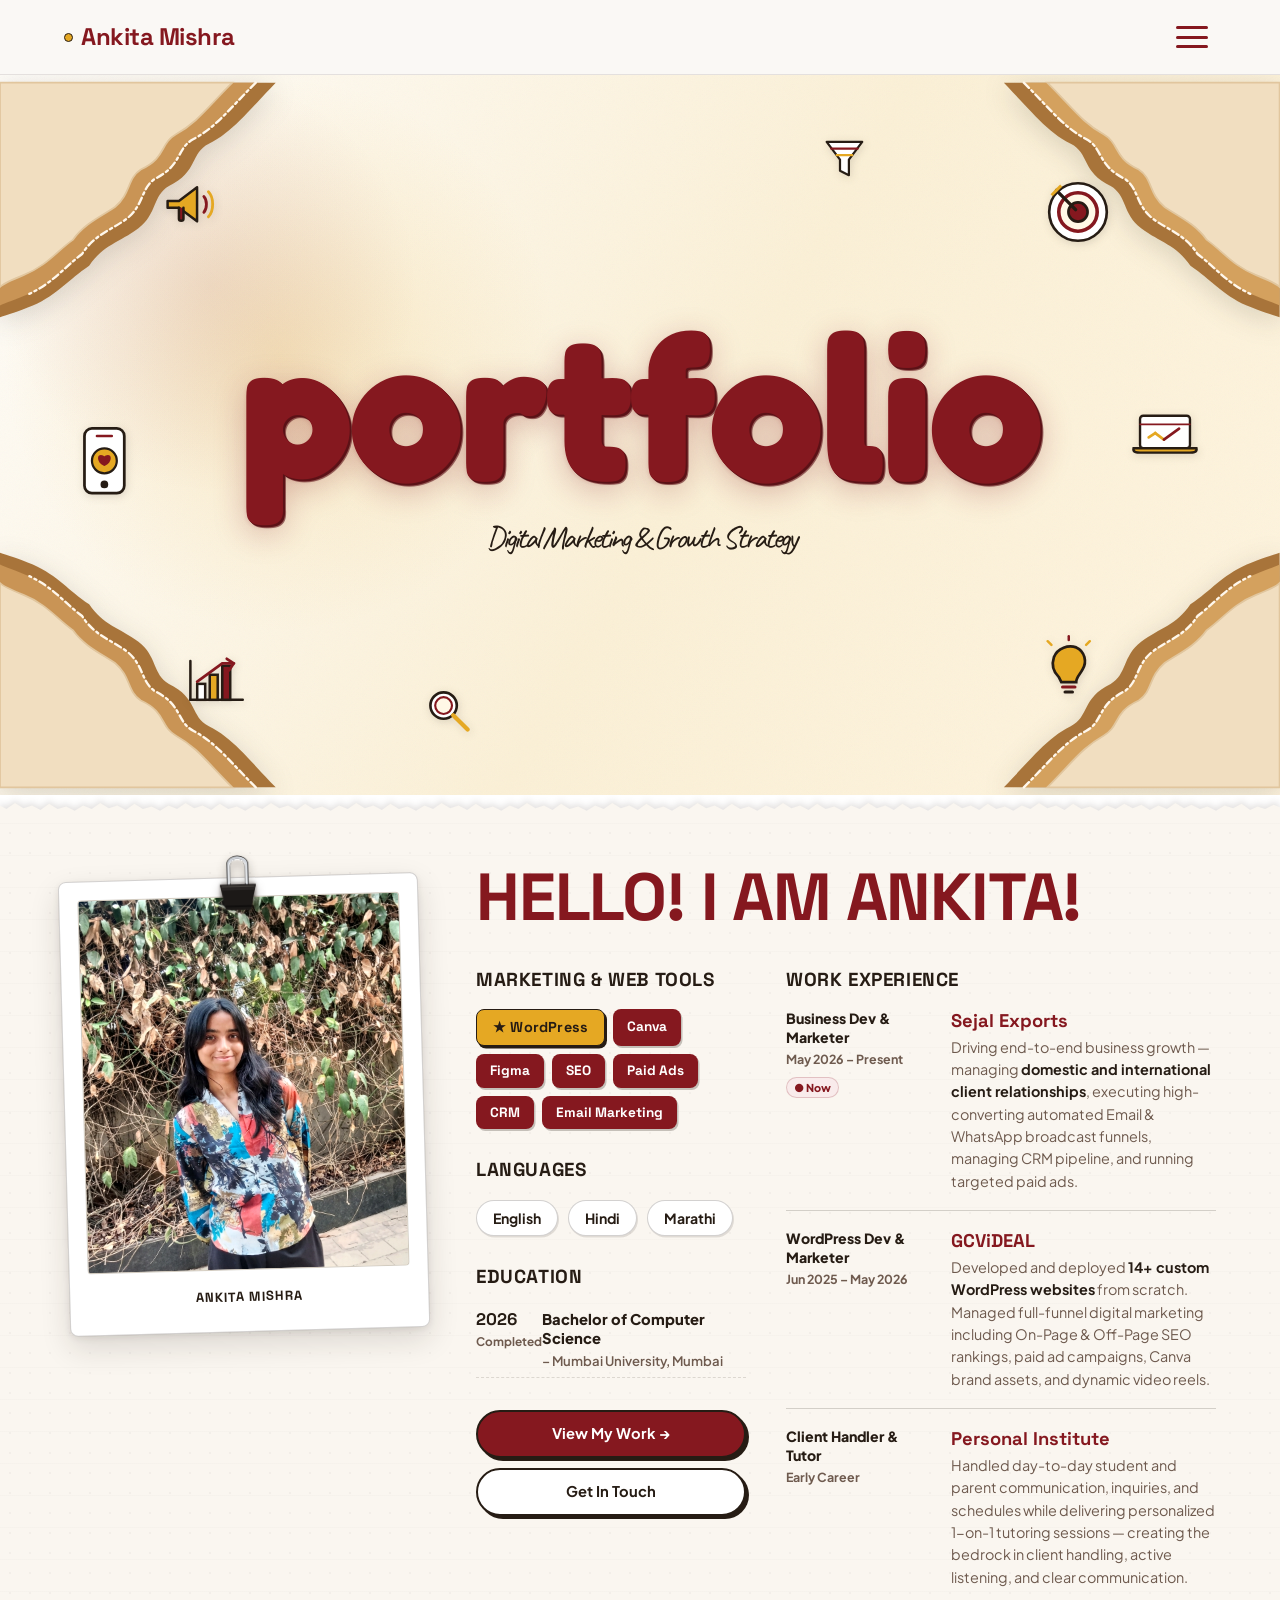
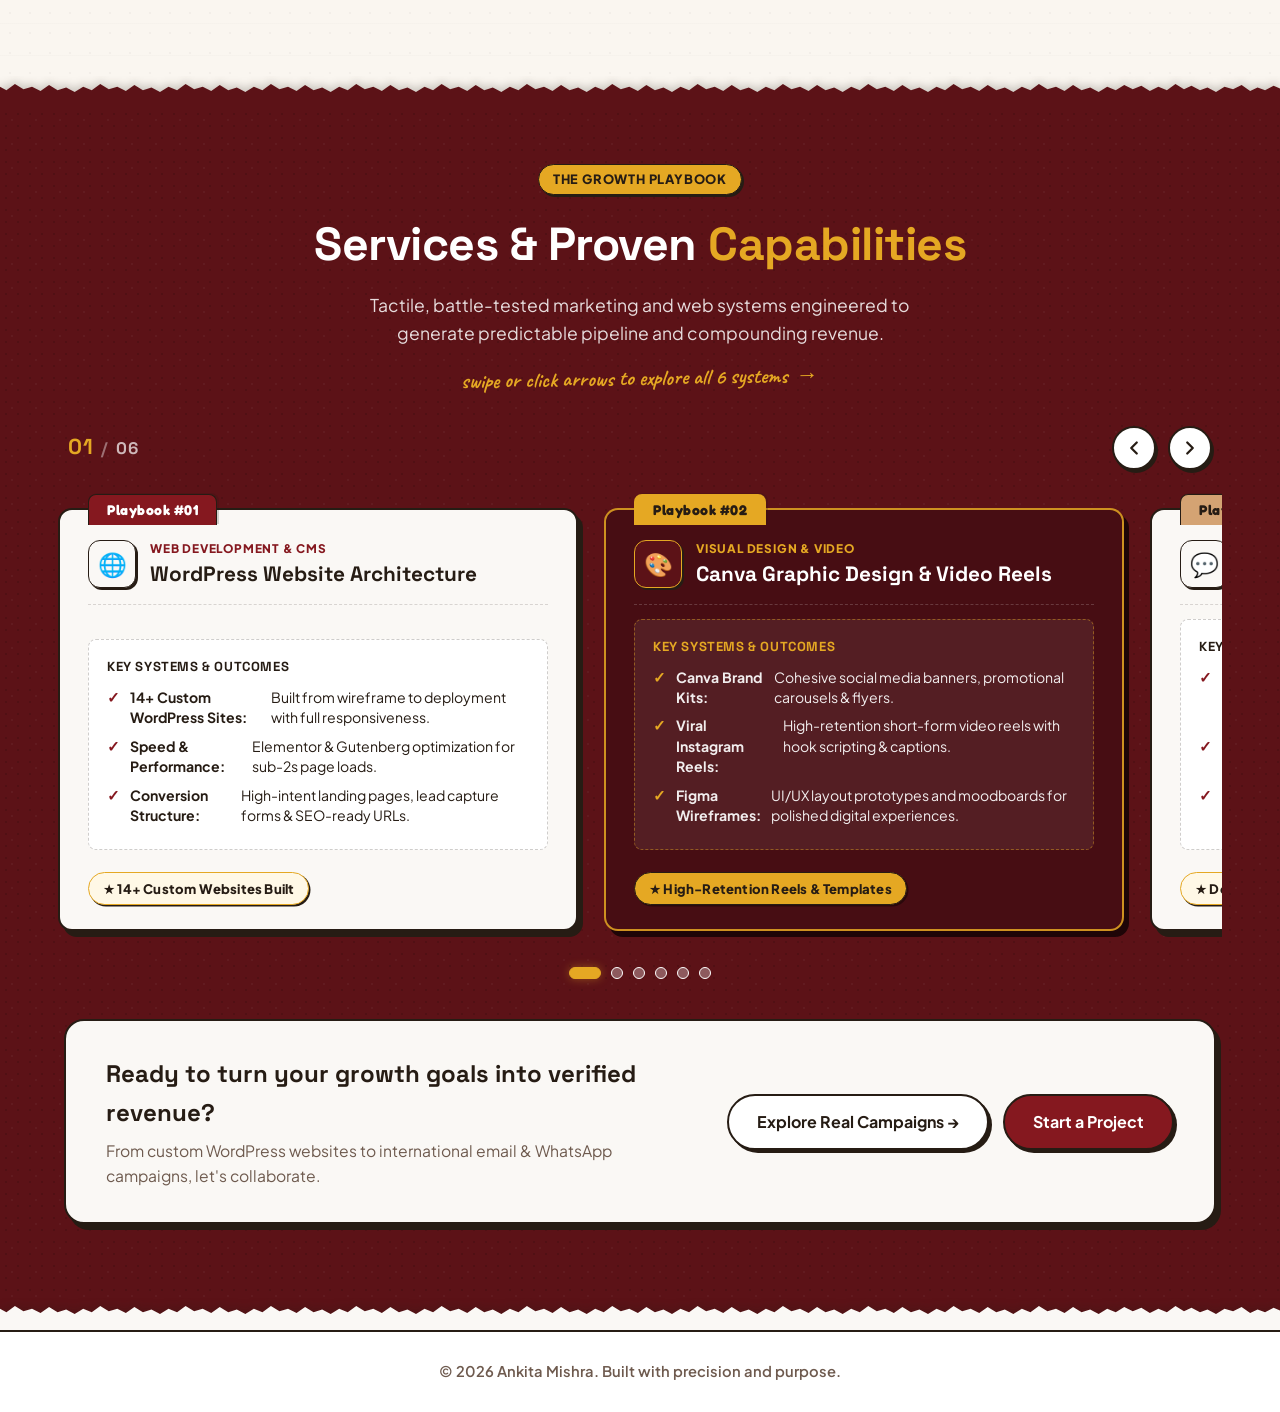
<file: index.html>
<!DOCTYPE html>
<html lang="en">
<head>
  <meta charset="UTF-8">
  <meta name="viewport" content="width=device-width, initial-scale=1.0">
  <title>Ankita Mishra | Digital Marketer & Growth Strategist</title>
  <meta name="description" content="Portfolio of Ankita Mishra - Results-Driven Digital Marketer specializing in SEO, Google Ads, and Paid Social.">
  <link rel="stylesheet" href="css/style.css">
  <link rel="stylesheet" href="css/responsive.css">
</head>
<body>

  <!-- HEADER / NAVBAR: Left: Ankita Mishra | Right: 3 Lines with Torn Page Dropdown -->
  <nav class="navbar">
    <div class="container nav-container">
      
      <!-- Left: Name -->
      <a href="index.html" class="nav-name">
        <span class="nav-name-dot"></span> Ankita Mishra
      </a>

      <!-- Right: 3 Lines with Torn Page Dropdown Menu -->
      <div class="nav-menu-wrapper" id="navMenuWrapper">
        <button class="hamburger-btn" aria-label="Open Navigation Menu" id="hamburgerBtn">
          <span class="hamburger-line"></span>
          <span class="hamburger-line"></span>
          <span class="hamburger-line"></span>
        </button>

        <!-- Torn Journal Page Dropdown in the Corner -->
        <div class="torn-page-dropdown" id="tornDropdown">
          <div class="torn-dropdown-tape"></div>

          <div class="torn-dropdown-content">
            <a href="index.html" class="torn-menu-link active">Home</a>
            <a href="work.html" class="torn-menu-link">Work</a>
            <a href="contact.html" class="torn-menu-link">Contact Us</a>
          </div>

          <!-- Ripped Paper Bottom Deckle Edge -->
          <svg class="torn-bottom-edge" viewBox="0 0 220 24" preserveAspectRatio="none">
            <path d="M 0 0 L 220 0 L 220 8 Q 205 18 190 6 Q 175 22 160 10 Q 145 20 130 8 Q 115 22 100 12 Q 85 24 70 8 Q 55 18 40 6 Q 25 20 10 8 L 0 16 Z" />
          </svg>
        </div>
      </div>

    </div>
  </nav>

  <!-- PURE WHITE HERO BANNER WITH CINEMATIC CRACK + BRUSH INTRO -->
  <section class="calm-hero-banner" id="heroBanner">

    <!-- ① DARK OVERLAY — starts opaque, cracks through it, then fades out -->
    <div class="banner-dark-overlay" id="bannerDarkOverlay" aria-hidden="true">

      <!-- CRACK LINES SVG (radiate from center 600,250 of 1200×500 viewBox) -->
      <svg class="banner-crack-svg" viewBox="0 0 1200 500" preserveAspectRatio="none">
        <!-- 8 Main cracks from center -->
        <path class="crack cl-1" pathLength="1" d="M600,250 L680,190 L760,130 L870,80 L970,20"/>
        <path class="crack cl-2" pathLength="1" d="M600,250 L595,170 L578,90 L605,0"/>
        <path class="crack cl-3" pathLength="1" d="M600,250 L520,190 L430,120 L300,55 L160,10"/>
        <path class="crack cl-4" pathLength="1" d="M600,250 L490,247 L370,235 L220,245 L40,242"/>
        <path class="crack cl-5" pathLength="1" d="M600,250 L510,315 L400,390 L260,460 L80,500"/>
        <path class="crack cl-6" pathLength="1" d="M600,250 L612,330 L595,415 L618,500"/>
        <path class="crack cl-7" pathLength="1" d="M600,250 L695,318 L808,392 L945,472 L1120,500"/>
        <path class="crack cl-8" pathLength="1" d="M600,250 L722,255 L860,243 L1010,254 L1190,250"/>
        <!-- 4 Branch cracks -->  
        <path class="crack cl-b1" pathLength="1" d="M762,130 L800,100 L842,122"/>
        <path class="crack cl-b2" pathLength="1" d="M432,120 L390,90 L358,116"/>
        <path class="crack cl-b3" pathLength="1" d="M806,392 L844,418 L824,448"/>
        <path class="crack cl-b4" pathLength="1" d="M402,390 L366,412 L378,448"/>
      </svg>

      <!-- ② BURST FLASH (fires when cracks complete) -->
      <div class="banner-burst-flash" id="bannerBurstFlash" aria-hidden="true"></div>
    </div>

    <!-- AUTHENTIC RIPPED JOURNAL KRAFT PAPER CORNERS (NATURAL MULTI-LAYER KRAFT & PARCHMENT) -->
    <svg class="ripped-journal-corner ripped-corner-tl" viewBox="0 0 240 200" fill="none">
      <!-- Base Kraft Paper Layer -->
      <path d="M 0 0 L 235 0 C 210 26, 198 42, 178 52 C 162 60, 169 76, 144 88 C 130 96, 134 112, 118 124 C 102 136, 88 138, 76 156 C 58 168, 50 180, 28 190 C 16 195, 6 198, 0 200 Z" fill="#A8743A" />
      <!-- Middle Natural Honey Kraft Layer -->
      <path d="M 0 0 L 218 0 C 194 24, 184 38, 165 48 C 150 56, 156 70, 132 82 C 120 90, 123 104, 108 116 C 94 126, 80 130, 70 146 C 54 158, 46 170, 25 180 C 13 185, 4 188, 0 190 Z" fill="#C99455" />
      <!-- Top Ripped Parchment / Deckle Fiber Layer -->
      <path d="M 0 0 L 198 0 C 176 22, 168 34, 150 44 C 136 52, 142 64, 120 74 C 108 82, 112 94, 98 106 C 86 114, 72 120, 62 134 C 48 144, 40 156, 20 164 C 10 168, 2 172, 0 174 Z" fill="#F1DEC0" stroke="#E1C69E" stroke-width="1.5" />
      <!-- Torn Edge Exposed Fiber Highlights -->
      <path d="M 218 0 C 194 24, 184 38, 165 48 C 150 56, 156 70, 132 82 C 120 90, 123 104, 108 116 C 94 126, 80 130, 70 146 C 54 158, 46 170, 25 180" stroke="#FFF7EB" stroke-width="2" stroke-dasharray="6 3 2 3" stroke-linecap="round"/>
    </svg>

    <svg class="ripped-journal-corner ripped-corner-tr" viewBox="0 0 240 200" fill="none">
      <!-- Base Kraft Paper Layer -->
      <path d="M 240 0 L 5 0 C 30 26, 42 42, 62 52 C 78 60, 71 76, 96 88 C 110 96, 106 112, 122 124 C 138 136, 152 138, 164 156 C 182 168, 190 180, 212 190 C 224 195, 234 198, 240 200 Z" fill="#A8743A" />
      <!-- Middle Natural Honey Kraft Layer -->
      <path d="M 240 0 L 22 0 C 46 24, 56 38, 75 48 C 90 56, 84 70, 108 82 C 120 90, 117 104, 132 116 C 146 126, 160 130, 170 146 C 186 158, 194 170, 215 180 C 227 185, 236 188, 240 190 Z" fill="#D4A15E" />
      <!-- Top Ripped Parchment / Deckle Fiber Layer -->
      <path d="M 240 0 L 42 0 C 64 22, 72 34, 90 44 C 104 52, 98 64, 120 74 C 132 82, 128 94, 142 106 C 154 114, 168 120, 178 134 C 192 144, 200 156, 220 164 C 230 168, 238 172, 240 174 Z" fill="#F1DEC0" stroke="#E1C69E" stroke-width="1.5" />
      <!-- Torn Edge Exposed Fiber Highlights -->
      <path d="M 22 0 C 46 24, 56 38, 75 48 C 90 56, 84 70, 108 82 C 120 90, 117 104, 132 116 C 146 126, 160 130, 170 146 C 186 158, 194 170, 215 180" stroke="#FFF7EB" stroke-width="2" stroke-dasharray="6 3 2 3" stroke-linecap="round"/>
    </svg>

    <svg class="ripped-journal-corner ripped-corner-bl" viewBox="0 0 240 200" fill="none">
      <!-- Base Kraft Paper Layer -->
      <path d="M 0 200 L 235 200 C 210 174, 198 158, 178 148 C 162 140, 169 124, 144 112 C 130 104, 134 88, 118 76 C 102 64, 88 62, 76 44 C 58 32, 50 20, 28 10 C 16 5, 6 2, 0 0 Z" fill="#A8743A" />
      <!-- Middle Natural Honey Kraft Layer -->
      <path d="M 0 200 L 218 200 C 194 176, 184 162, 165 152 C 150 144, 156 130, 132 118 C 120 110, 123 96, 108 84 C 94 74, 80 70, 70 54 C 54 42, 46 30, 25 20 C 13 15, 4 12, 0 10 Z" fill="#C99455" />
      <!-- Top Ripped Parchment / Deckle Fiber Layer -->
      <path d="M 0 200 L 198 200 C 176 178, 168 166, 150 156 C 136 148, 142 136, 120 126 C 108 118, 112 106, 98 94 C 86 86, 72 80, 62 66 C 48 56, 40 44, 20 36 C 10 32, 2 28, 0 26 Z" fill="#F1DEC0" stroke="#E1C69E" stroke-width="1.5" />
      <!-- Torn Edge Exposed Fiber Highlights -->
      <path d="M 218 200 C 194 176, 184 162, 165 152 C 150 144, 156 130, 132 118 C 120 110, 123 96, 108 84 C 94 74, 80 70, 70 54 C 54 42, 46 30, 25 20" stroke="#FFF7EB" stroke-width="2" stroke-dasharray="6 3 2 3" stroke-linecap="round"/>
    </svg>

    <svg class="ripped-journal-corner ripped-corner-br" viewBox="0 0 240 200" fill="none">
      <!-- Base Kraft Paper Layer -->
      <path d="M 240 200 L 5 200 C 30 174, 42 158, 62 148 C 78 140, 71 124, 96 112 C 110 104, 106 88, 122 76 C 138 64, 152 62, 164 44 C 182 32, 190 20, 212 10 C 224 5, 234 2, 240 0 Z" fill="#A8743A" />
      <!-- Middle Natural Honey Kraft Layer -->
      <path d="M 240 200 L 22 200 C 46 176, 56 162, 75 152 C 90 144, 84 130, 108 118 C 120 110, 117 96, 132 84 C 146 74, 160 70, 170 54 C 186 42, 194 30, 215 20 C 227 15, 236 12, 240 10 Z" fill="#D4A15E" />
      <!-- Top Ripped Parchment / Deckle Fiber Layer -->
      <path d="M 240 200 L 42 200 C 64 178, 72 166, 90 156 C 104 148, 98 136, 120 126 C 132 118, 128 106, 142 94 C 154 86, 168 80, 178 66 C 192 56, 200 44, 220 36 C 230 32, 238 28, 240 26 Z" fill="#F1DEC0" stroke="#E1C69E" stroke-width="1.5" />
      <!-- Torn Edge Exposed Fiber Highlights -->
      <path d="M 22 200 C 46 176, 56 162, 75 152 C 90 144, 84 130, 108 118 C 120 110, 117 96, 132 84 C 146 74, 160 70, 170 54 C 186 42, 194 30, 215 20" stroke="#FFF7EB" stroke-width="2" stroke-dasharray="6 3 2 3" stroke-linecap="round"/>
    </svg>

    <!-- DIGITAL MARKETING DOODLES (NO WORDS, NO TWINKLE STARS) -->
    <!-- Doodle 1: Megaphone / Ad Campaign (Top-Left) -->
    <svg class="marketing-doodle doodle-megaphone" viewBox="0 0 60 50" fill="none" stroke="#261C14" stroke-width="2.2" stroke-linecap="round" stroke-linejoin="round">
      <path d="M 12 28 L 22 28 L 38 40 L 38 10 L 22 22 L 12 22 Z" fill="#E5A823"/>
      <path d="M 22 28 L 22 38 C 22 40, 26 40, 26 38 L 26 28" fill="#85181F"/>
      <path d="M 44 18 C 47 21, 47 29, 44 32" stroke="#85181F" stroke-width="2.5"/>
      <path d="M 48 14 C 53 19, 53 31, 48 36" stroke="#E5A823" stroke-width="2.5"/>
    </svg>

    <!-- Doodle 2: Target Dartboard & Arrow (Top-Right) -->
    <svg class="marketing-doodle doodle-target" viewBox="0 0 60 60" fill="none" stroke="#261C14" stroke-width="2.2">
      <circle cx="30" cy="30" r="24" stroke="#261C14" fill="#FFFFFF"/>
      <circle cx="30" cy="30" r="16" stroke="#85181F" stroke-width="3" fill="#FFF8E6"/>
      <circle cx="30" cy="30" r="8" fill="#85181F"/>
      <!-- Hit Arrow -->
      <path d="M 12 12 L 28 28" stroke="#261C14" stroke-width="2.8" stroke-linecap="round"/>
      <path d="M 8 16 L 12 12 L 16 8" stroke="#E5A823" stroke-width="2.5"/>
    </svg>

    <!-- Doodle 3: Smartphone with Heart/Notification (Center-Left) -->
    <svg class="marketing-doodle doodle-phone" viewBox="0 0 45 65" fill="none" stroke="#261C14" stroke-width="2.2" stroke-linecap="round">
      <rect x="6" y="6" width="32" height="52" rx="6" fill="#FFFFFF"/>
      <line x1="16" y1="12" x2="28" y2="12" stroke="#85181F" stroke-width="2"/>
      <!-- Heart notification badge -->
      <circle cx="22" cy="32" r="10" fill="#E5A823" stroke="#261C14" stroke-width="1.8"/>
      <path d="M 18 30 C 18 28, 20 28, 22 30 C 24 28, 26 28, 26 30 C 26 33, 22 35, 22 35 C 22 35, 18 33, 18 30 Z" fill="#85181F" stroke="#85181F"/>
      <circle cx="22" cy="51" r="2" fill="#261C14"/>
    </svg>

    <!-- Doodle 4: Laptop & Browser Chart (Center-Right) -->
    <svg class="marketing-doodle doodle-laptop" viewBox="0 0 70 50" fill="none" stroke="#261C14" stroke-width="2.2" stroke-linecap="round">
      <rect x="12" y="8" width="46" height="30" rx="3" fill="#FFFFFF"/>
      <line x1="12" y1="16" x2="58" y2="16" stroke="#85181F" stroke-width="1.5"/>
      <!-- Mini Browser Graph -->
      <line x1="20" y1="28" x2="26" y2="24" stroke="#E5A823" stroke-width="2.5"/>
      <line x1="26" y1="24" x2="34" y2="30" stroke="#E5A823" stroke-width="2.5"/>
      <line x1="34" y1="30" x2="48" y2="20" stroke="#85181F" stroke-width="2.5"/>
      <!-- Laptop Base -->
      <path d="M 6 38 L 64 38 C 65 42, 60 42, 58 42 L 12 42 C 10 42, 5 42, 6 38 Z" fill="#E5A823"/>
    </svg>

    <!-- Doodle 5: Growth Bar Chart & Arrow (Bottom-Left) -->
    <svg class="marketing-doodle doodle-growth-chart" viewBox="0 0 65 50" fill="none" stroke="#261C14" stroke-width="2.2" stroke-linecap="round">
      <line x1="10" y1="42" x2="56" y2="42"/>
      <line x1="10" y1="42" x2="10" y2="8"/>
      <rect x="16" y="28" width="7" height="14" fill="#FFFFFF"/>
      <rect x="27" y="20" width="7" height="22" fill="#E5A823"/>
      <rect x="38" y="12" width="7" height="30" fill="#85181F"/>
      <!-- Growth Trendline Arrow -->
      <path d="M 16 26 L 38 10 L 48 10" stroke="#85181F" stroke-width="2.5"/>
      <path d="M 42 6 L 48 10 L 44 16" stroke="#85181F" stroke-width="2.5"/>
    </svg>

    <!-- Doodle 6: Idea Lightbulb (Bottom-Right) -->
    <svg class="marketing-doodle doodle-lightbulb" viewBox="0 0 50 60" fill="none" stroke="#261C14" stroke-width="2.2" stroke-linecap="round">
      <path d="M 16 34 C 12 30, 10 24, 12 18 C 15 10, 24 8, 30 10 C 37 13, 39 22, 35 28 C 33 32, 30 34, 30 38 L 18 38 Z" fill="#E5A823"/>
      <line x1="19" y1="42" x2="29" y2="42" stroke="#85181F" stroke-width="2.5"/>
      <line x1="21" y1="46" x2="27" y2="46" stroke="#261C14" stroke-width="2.5"/>
      <!-- Ray lines -->
      <line x1="24" y1="4" x2="24" y2="1" stroke="#85181F" stroke-width="2"/>
      <line x1="38" y1="8" x2="41" y2="5" stroke="#E5A823" stroke-width="2"/>
      <line x1="10" y1="8" x2="7" y2="5" stroke="#E5A823" stroke-width="2"/>
    </svg>

    <!-- Doodle 7: Funnel / Conversion (Top-Center Right) -->
    <svg class="marketing-doodle doodle-funnel" viewBox="0 0 45 45" fill="none" stroke="#261C14" stroke-width="2" stroke-linecap="round" stroke-linejoin="round">
      <polygon points="6,8 38,8 26,24 26,38 18,34 18,24" fill="#FFFFFF"/>
      <line x1="10" y1="14" x2="34" y2="14" stroke="#85181F" stroke-width="2"/>
      <line x1="15" y1="20" x2="29" y2="20" stroke="#E5A823" stroke-width="2"/>
    </svg>

    <!-- Doodle 8: Search Magnifying Glass (Bottom-Center Left) -->
    <svg class="marketing-doodle doodle-search" viewBox="0 0 45 45" fill="none" stroke="#261C14" stroke-width="2.2" stroke-linecap="round">
      <circle cx="18" cy="18" r="11" fill="#FFFFFF"/>
      <circle cx="18" cy="18" r="7" stroke="#85181F" stroke-width="1.8" fill="#FFF8E6"/>
      <line x1="26" y1="26" x2="38" y2="38" stroke="#E5A823" stroke-width="3.5"/>
    </svg>

    <!-- Grain / paper texture noise overlay -->
    <div class="banner-grain-overlay" aria-hidden="true"></div>

    <!-- DEAD-CENTER: PURE, CLEAN, CUTE DARK RED "portfolio" (NO EXTRA TEXT) -->
    <div class="banner-center-box">
      <h1 class="banner-portfolio-title">portfolio</h1>
      <p class="banner-subtitle">Digital Marketing &amp; Growth Strategy</p>
    </div>

  </section>

  <!-- TORN PAPER DIVIDER (TRANSITION FROM BANNER TO JOURNAL SECTION) -->
  <div class="torn-paper-edge-top" aria-hidden="true">
    <svg viewBox="0 0 1200 32" preserveAspectRatio="none">
      <path d="M0,32 L1200,32 L1200,14 L1194,11 L1186,16 L1179,13 L1172,17 L1164,10 L1156,15 L1148,12 L1140,18 L1132,13 L1125,16 L1117,11 L1110,15 L1102,9 L1094,16 L1086,12 L1078,17 L1070,11 L1062,15 L1054,10 L1046,16 L1038,12 L1030,18 L1022,13 L1014,16 L1006,10 L998,17 L990,12 L982,15 L974,9 L966,16 L958,12 L950,18 L942,13 L934,16 L926,10 L918,17 L910,12 L902,15 L894,9 L886,16 L878,12 L870,18 L862,13 L854,16 L846,10 L838,17 L830,12 L822,15 L814,9 L806,16 L798,12 L790,18 L782,13 L774,16 L766,10 L758,17 L750,12 L742,15 L734,9 L726,16 L718,12 L710,18 L702,13 L694,16 L686,10 L678,17 L670,12 L662,15 L654,9 L646,16 L638,12 L630,18 L622,13 L614,16 L606,10 L598,17 L590,12 L582,15 L574,9 L566,16 L558,12 L550,18 L542,13 L534,16 L526,10 L518,17 L510,12 L502,15 L494,9 L486,16 L478,12 L470,18 L462,13 L454,16 L446,10 L438,17 L430,12 L422,15 L414,9 L406,16 L398,12 L390,18 L382,13 L374,16 L366,10 L358,17 L350,12 L342,15 L334,9 L326,16 L318,12 L310,18 L302,13 L294,16 L286,10 L278,17 L270,12 L262,15 L254,9 L246,16 L238,12 L230,18 L222,13 L214,16 L206,10 L198,17 L190,12 L182,15 L174,9 L166,16 L158,12 L150,18 L142,13 L134,16 L126,10 L118,17 L110,12 L102,15 L94,9 L86,16 L78,12 L70,18 L62,13 L54,16 L46,10 L38,17 L30,12 L22,15 L14,9 L6,16 L0,12 Z"></path>
    </svg>
  </div>

  <!-- SECTION 2: EDITORIAL JOURNAL PROFILE SPREAD (MATCHING SAMPLE SCREENSHOT) -->
  <section class="journal-profile-section" id="about">
    <div class="container journal-profile-container">

      <!-- LEFT COLUMN: POLAROID WITH BLACK BINDER CLIP & SOCIAL / CONTACT CHANNELS -->
      <div class="journal-left-column">
        
        <div class="journal-polaroid-frame">
          <!-- Black Metal Bulldog / Binder Clip clamped over the top center edge -->
          <div class="black-binder-clip" aria-hidden="true">
            <svg viewBox="0 0 60 70" width="54" height="63" fill="none">
              <!-- Shadow -->
              <rect x="10" y="32" width="40" height="30" rx="3" fill="rgba(38, 28, 20, 0.35)" filter="blur(2px)"/>
              
              <!-- Chrome / Silver Wire Handles (Folded Up) -->
              <!-- Left Wire Handle Loop -->
              <path d="M 20 34 L 20 12 C 20 6, 26 4, 30 4 C 34 4, 40 6, 40 12 L 40 34" stroke="#2B2825" stroke-width="4.5" stroke-linecap="round" fill="none"/>
              <path d="M 20 34 L 20 12 C 20 6, 26 4, 30 4 C 34 4, 40 6, 40 12 L 40 34" stroke="#D1D5DB" stroke-width="2.8" stroke-linecap="round" fill="none"/>
              <!-- Wire Highlight -->
              <path d="M 21 32 L 21 14 C 21 8, 26 6, 30 6 C 34 6, 39 8, 39 14 L 39 32" stroke="#FFFFFF" stroke-width="1.2" stroke-linecap="round" fill="none"/>
              
              <!-- Black Steel Clip Body (Trapezoid / Wedge) -->
              <polygon points="10,34 50,34 44,62 16,62" fill="#1C1917"/>
              <polygon points="10,34 50,34 48,40 12,40" fill="#292524"/>
              <!-- Metallic Highlight Stripe -->
              <line x1="12" y1="36" x2="48" y2="36" stroke="#44403C" stroke-width="1.5"/>
              <line x1="15" y1="58" x2="45" y2="58" stroke="#100E0D" stroke-width="2"/>
            </svg>
          </div>

          <!-- Polaroid Photo Frame -->
          <div class="polaroid-photo-wrapper">
            <img src="assets/photo.png" alt="Ankita Mishra" class="polaroid-real-photo">
          </div>

          <div class="polaroid-caption-small">
            <span class="photo-hint-tag">Ankita Mishra</span>
          </div>

        </div>

      </div>

      <!-- RIGHT COLUMN: BIG HEADLINE + TOOLS / FOCUS / EDUCATION (LEFT) + WORK EXPERIENCE (RIGHT) -->
      <div class="journal-right-column">
        
        <!-- Big Bold Uppercase Headline (HELLO! I AM ANKITA!) -->
        <h1 class="journal-main-title">HELLO! I AM ANKITA!</h1>

        <!-- Two-Column Editorial Spread -->
        <div class="journal-columns-wrapper">

          <!-- SUB-COLUMN 1: DESIGN & MARKETING TOOLS + FOCUS + EDUCATION -->
          <div class="journal-subcol-left">

            <!-- 1. Core Tools Badges (WordPress Prominently Highlighted) -->
            <div class="journal-info-group">
              <h2 class="journal-group-title">MARKETING &amp; WEB TOOLS</h2>
              <div class="tools-badge-row">
                <span class="tool-tag-pill pill-featured-wordpress" title="WordPress Developer - 14+ Custom Websites">★ WordPress</span>
                <span class="tool-tag-pill" title="Canva Graphic &amp; Video Reels">Canva</span>
                <span class="tool-tag-pill" title="Figma UI/UX Design">Figma</span>
                <span class="tool-tag-pill" title="On-Page &amp; Off-Page SEO">SEO</span>
                <span class="tool-tag-pill" title="Meta &amp; Google Ads">Paid Ads</span>
                <span class="tool-tag-pill" title="CRM Pipeline Management">CRM</span>
                <span class="tool-tag-pill" title="Email &amp; WhatsApp Marketing">Email Marketing</span>
              </div>
            </div>

            <!-- 2. Languages Spoken -->
            <div class="journal-info-group">
              <h2 class="journal-group-title">LANGUAGES</h2>
              <div class="languages-badge-row">
                <span class="lang-tag-pill">English</span>
                <span class="lang-tag-pill">Hindi</span>
                <span class="lang-tag-pill">Marathi</span>
              </div>
            </div>

            <!-- 3. Education Entry -->
            <div class="journal-info-group">
              <h2 class="journal-group-title">EDUCATION</h2>
              <div class="edu-tabular-entry">
                <div class="edu-date-col">
                  <strong>2026</strong>
                  <span>Completed</span>
                </div>
                <div class="edu-text-col">
                  <strong>Bachelor of Computer Science</strong>
                  <span>&ndash; Mumbai University, Mumbai</span>
                </div>
              </div>
            </div>

            <!-- Quick Action CTA Buttons -->
            <div class="journal-subcol-actions">
              <a href="work.html" class="btn btn-primary">View My Work &rarr;</a>
              <a href="contact.html" class="btn btn-secondary">Get In Touch</a>
            </div>

          </div>

          <!-- SUB-COLUMN 2: WORK EXPERIENCE (TABULAR EDITORIAL TABLE LAYOUT) -->
          <div class="journal-subcol-right">
            <h2 class="journal-group-title">WORK EXPERIENCE</h2>

            <div class="journal-exp-table">

              <!-- Role 1: Sejal Exports (Top / Current) -->
              <div class="exp-table-row current-role-row">
                <div class="exp-table-left">
                  <strong class="exp-role-name">Business Dev &amp; Marketer</strong>
                  <span class="exp-role-dates">May 2026 &ndash; Present</span>
                  <span class="exp-status-pill">&#9679; Now</span>
                </div>
                <div class="exp-table-right">
                  <h3 class="exp-firm-title">Sejal Exports</h3>
                  <p class="exp-points-summary">
                    Driving end-to-end business growth &mdash; managing <strong>domestic and international client relationships</strong>, executing high-converting automated Email &amp; WhatsApp broadcast funnels, managing CRM pipeline, and running targeted paid ads.
                  </p>
                </div>
              </div>

              <!-- Role 2: GCViDEAL (Middle) -->
              <div class="exp-table-row">
                <div class="exp-table-left">
                  <strong class="exp-role-name">WordPress Dev &amp; Marketer</strong>
                  <span class="exp-role-dates">Jun 2025 &ndash; May 2026</span>
                </div>
                <div class="exp-table-right">
                  <h3 class="exp-firm-title">GCViDEAL</h3>
                  <p class="exp-points-summary">
                    Developed and deployed <strong>14+ custom WordPress websites</strong> from scratch. Managed full-funnel digital marketing including On-Page &amp; Off-Page SEO rankings, paid ad campaigns, Canva brand assets, and dynamic video reels.
                  </p>
                </div>
              </div>

              <!-- Role 3: Personal Institute (Last) -->
              <div class="exp-table-row">
                <div class="exp-table-left">
                  <strong class="exp-role-name">Client Handler &amp; Tutor</strong>
                  <span class="exp-role-dates">Early Career</span>
                </div>
                <div class="exp-table-right">
                  <h3 class="exp-firm-title">Personal Institute</h3>
                  <p class="exp-points-summary">
                    Handled day-to-day student and parent communication, inquiries, and schedules while delivering personalized 1-on-1 tutoring sessions &mdash; creating the bedrock in client handling, active listening, and clear communication.
                  </p>
                </div>
              </div>

            </div>

          </div>

        </div>

      </div>

    </div>
  </section>

  <!-- TORN PAPER TRANSITION DIVIDER (CREAM TO WINE PAPER) -->
  <div class="torn-paper-transition torn-to-wine" aria-hidden="true">
    <svg viewBox="0 0 1200 36" preserveAspectRatio="none">
      <path d="M0,36 L1200,36 L1200,14 L1194,11 L1186,16 L1179,13 L1172,17 L1164,10 L1156,15 L1148,12 L1140,18 L1132,13 L1125,16 L1117,11 L1110,15 L1102,9 L1094,16 L1086,12 L1078,17 L1070,11 L1062,15 L1054,10 L1046,16 L1038,12 L1030,18 L1022,13 L1014,16 L1006,10 L998,17 L990,12 L982,15 L974,9 L966,16 L958,12 L950,18 L942,13 L934,16 L926,10 L918,17 L910,12 L902,15 L894,9 L886,16 L878,12 L870,18 L862,13 L854,16 L846,10 L838,17 L830,12 L822,15 L814,9 L806,16 L798,12 L790,18 L782,13 L774,16 L766,10 L758,17 L750,12 L742,15 L734,9 L726,16 L718,12 L710,18 L702,13 L694,16 L686,10 L678,17 L670,12 L662,15 L654,9 L646,16 L638,12 L630,18 L622,13 L614,16 L606,10 L598,17 L590,12 L582,15 L574,9 L566,16 L558,12 L550,18 L542,13 L534,16 L526,10 L518,17 L510,12 L502,15 L494,9 L486,16 L478,12 L470,18 L462,13 L454,16 L446,10 L438,17 L430,12 L422,15 L414,9 L406,16 L398,12 L390,18 L382,13 L374,16 L366,10 L358,17 L350,12 L342,15 L334,9 L326,16 L318,12 L310,18 L302,13 L294,16 L286,10 L278,17 L270,12 L262,15 L254,9 L246,16 L238,12 L230,18 L222,13 L214,16 L206,10 L198,17 L190,12 L182,15 L174,9 L166,16 L158,12 L150,18 L142,13 L134,16 L126,10 L118,17 L110,12 L102,15 L94,9 L86,16 L78,12 L70,18 L62,13 L54,16 L46,10 L38,17 L30,12 L22,15 L14,9 L6,16 L0,12 Z"></path>
    </svg>
  </div>

  <!-- SECTION 3: THE GROWTH PLAYBOOK (INTERACTIVE CAROUSEL IN JOURNAL THEME) -->
  <section class="section playbook-section journal-theme-dark" id="playbook">
    <div class="container">
      
      <!-- Section Header with Journal Cursive Accent -->
      <div class="section-header playbook-header-journal">
        <span class="section-badge badge-journal-yellow">The Growth Playbook</span>
        <h2 class="playbook-journal-title">Services &amp; Proven <span class="highlight-yellow">Capabilities</span></h2>
        <p class="playbook-journal-sub">Tactile, battle-tested marketing and web systems engineered to generate predictable pipeline and compounding revenue.</p>
        <div class="journal-handwritten-callout">
          <span class="handwrite-text">swipe or click arrows to explore all 6 systems</span>
          <span class="handwrite-arrow">&rarr;</span>
        </div>
      </div>

      <!-- Playbook Carousel Container -->
      <div class="playbook-carousel-container">

        <!-- Carousel Navigation Controls Bar -->
        <div class="carousel-controls-bar">
          <div class="carousel-counter" id="carouselCounter">
            <span class="counter-current">01</span> <span class="counter-sep">/</span> <span class="counter-total">06</span>
          </div>
          <div class="carousel-nav-buttons">
            <button class="carousel-nav-btn btn-prev" id="playbookPrevBtn" aria-label="Previous Slide">
              <svg width="22" height="22" viewBox="0 0 24 24" fill="none" stroke="currentColor" stroke-width="2.5" stroke-linecap="round" stroke-linejoin="round">
                <polyline points="15 18 9 12 15 6"></polyline>
              </svg>
            </button>
            <button class="carousel-nav-btn btn-next" id="playbookNextBtn" aria-label="Next Slide">
              <svg width="22" height="22" viewBox="0 0 24 24" fill="none" stroke="currentColor" stroke-width="2.5" stroke-linecap="round" stroke-linejoin="round">
                <polyline points="9 18 15 12 9 6"></polyline>
              </svg>
            </button>
          </div>
        </div>

        <!-- Carousel Track Wrapper (Smooth Touch & Mouse Scroll Track) -->
        <div class="playbook-carousel-track-wrapper" id="playbookCarouselWrapper">
          <div class="playbook-carousel-track" id="playbookCarouselTrack">

            <!-- Card 1: WordPress Web Development (Cream Scorecard Style) -->
            <article class="playbook-card card-journal-cream card-tab-red">
              <div class="card-tab">
                <span class="tab-label">Playbook #01</span>
              </div>
              <div class="card-inner">
                <div class="playbook-card-header">
                  <span class="playbook-icon-badge">&#127760;</span>
                  <div class="playbook-title-wrap">
                    <span class="playbook-category">Web Development &amp; CMS</span>
                    <h3>WordPress Website Architecture</h3>
                  </div>
                </div>
                
                <div class="playbook-scorecard-ruler"></div>

                <div class="playbook-deliverables">
                  <h4>Key Systems &amp; Outcomes</h4>
                  <ul>
                    <li><span class="check-icon">&#10003;</span> <strong>14+ Custom WordPress Sites:</strong> Built from wireframe to deployment with full responsiveness.</li>
                    <li><span class="check-icon">&#10003;</span> <strong>Speed &amp; Performance:</strong> Elementor &amp; Gutenberg optimization for sub-2s page loads.</li>
                    <li><span class="check-icon">&#10003;</span> <strong>Conversion Structure:</strong> High-intent landing pages, lead capture forms &amp; SEO-ready URLs.</li>
                  </ul>
                </div>

                <div class="playbook-footer">
                  <span class="impact-badge">&#9733; 14+ Custom Websites Built</span>
                </div>
              </div>
            </article>

            <!-- Card 2: Canva Graphic Design & Video Reels (Deep Wine Card Style) -->
            <article class="playbook-card card-journal-wine card-tab-yellow">
              <div class="card-tab">
                <span class="tab-label">Playbook #02</span>
              </div>
              <div class="card-inner">
                <div class="playbook-card-header">
                  <span class="playbook-icon-badge">&#127912;</span>
                  <div class="playbook-title-wrap">
                    <span class="playbook-category">Visual Design &amp; Video</span>
                    <h3>Canva Graphic Design &amp; Video Reels</h3>
                  </div>
                </div>
                
                <div class="playbook-scorecard-ruler"></div>

                <div class="playbook-deliverables">
                  <h4>Key Systems &amp; Outcomes</h4>
                  <ul>
                    <li><span class="check-icon">&#10003;</span> <strong>Canva Brand Kits:</strong> Cohesive social media banners, promotional carousels &amp; flyers.</li>
                    <li><span class="check-icon">&#10003;</span> <strong>Viral Instagram Reels:</strong> High-retention short-form video reels with hook scripting &amp; captions.</li>
                    <li><span class="check-icon">&#10003;</span> <strong>Figma Wireframes:</strong> UI/UX layout prototypes and moodboards for polished digital experiences.</li>
                  </ul>
                </div>

                <div class="playbook-footer">
                  <span class="impact-badge">&#9733; High-Retention Reels &amp; Templates</span>
                </div>
              </div>
            </article>

            <!-- Card 3: Email & WhatsApp Direct Marketing (Cream Scorecard Style) -->
            <article class="playbook-card card-journal-cream card-tab-kraft">
              <div class="card-tab">
                <span class="tab-label">Playbook #03</span>
              </div>
              <div class="card-inner">
                <div class="playbook-card-header">
                  <span class="playbook-icon-badge">&#128172;</span>
                  <div class="playbook-title-wrap">
                    <span class="playbook-category">Direct Outreach &amp; CRM</span>
                    <h3>Email &amp; WhatsApp Direct Marketing</h3>
                  </div>
                </div>
                
                <div class="playbook-scorecard-ruler"></div>

                <div class="playbook-deliverables">
                  <h4>Key Systems &amp; Outcomes</h4>
                  <ul>
                    <li><span class="check-icon">&#10003;</span> <strong>WhatsApp Broadcast Funnels:</strong> Direct broadcast sequences, automated instant replies &amp; alerts.</li>
                    <li><span class="check-icon">&#10003;</span> <strong>Email Campaigns:</strong> High-open rate newsletter drops, promo announcements &amp; nurture drips.</li>
                    <li><span class="check-icon">&#10003;</span> <strong>Domestic &amp; International:</strong> Multi-geography campaigns built to convert diverse audiences.</li>
                  </ul>
                </div>

                <div class="playbook-footer">
                  <span class="impact-badge">&#9733; Domestic &amp; Global Client Reach</span>
                </div>
              </div>
            </article>

            <!-- Card 4: Social Media Management & Growth (Deep Wine Card Style) -->
            <article class="playbook-card card-journal-wine card-tab-red">
              <div class="card-tab">
                <span class="tab-label">Playbook #04</span>
              </div>
              <div class="card-inner">
                <div class="playbook-card-header">
                  <span class="playbook-icon-badge">&#128241;</span>
                  <div class="playbook-title-wrap">
                    <span class="playbook-category">Brand Presence &amp; Organic</span>
                    <h3>Social Media Management &amp; Growth</h3>
                  </div>
                </div>
                
                <div class="playbook-scorecard-ruler"></div>

                <div class="playbook-deliverables">
                  <h4>Key Systems &amp; Outcomes</h4>
                  <ul>
                    <li><span class="check-icon">&#10003;</span> <strong>Content Calendars:</strong> Structured 30-day publishing schedules with topical relevance.</li>
                    <li><span class="check-icon">&#10003;</span> <strong>Community Engagement:</strong> Proactive DM handling, comment interactions &amp; audience nurturing.</li>
                    <li><span class="check-icon">&#10003;</span> <strong>Trend Curation:</strong> Organic reach optimization via strategic audio and keyword targeting.</li>
                  </ul>
                </div>

                <div class="playbook-footer">
                  <span class="impact-badge">&#9733; Complete Channel Handling</span>
                </div>
              </div>
            </article>

            <!-- Card 5: Paid Ad Campaigns & Full-Funnel SEO (Cream Scorecard Style) -->
            <article class="playbook-card card-journal-cream card-tab-yellow">
              <div class="card-tab">
                <span class="tab-label">Playbook #05</span>
              </div>
              <div class="card-inner">
                <div class="playbook-card-header">
                  <span class="playbook-icon-badge">&#127919;</span>
                  <div class="playbook-title-wrap">
                    <span class="playbook-category">Paid Ads &amp; Search</span>
                    <h3>Paid Ad Campaigns &amp; SEO (On/Off Page)</h3>
                  </div>
                </div>
                
                <div class="playbook-scorecard-ruler"></div>

                <div class="playbook-deliverables">
                  <h4>Key Systems &amp; Outcomes</h4>
                  <ul>
                    <li><span class="check-icon">&#10003;</span> <strong>Performance Paid Ads:</strong> Targeted Meta &amp; Google ad setups with precise demographic splits.</li>
                    <li><span class="check-icon">&#10003;</span> <strong>On-Page SEO:</strong> Meta tags, structural headings, image alt optimizations &amp; internal linking.</li>
                    <li><span class="check-icon">&#10003;</span> <strong>Off-Page SEO:</strong> Authority-building backlinks and local citations for durable Google rank.</li>
                  </ul>
                </div>

                <div class="playbook-footer">
                  <span class="impact-badge">&#9733; On/Off Page SEO + Paid Campaigns</span>
                </div>
              </div>
            </article>

            <!-- Card 6: Client Management & BizDev Core (Deep Wine Card Style) -->
            <article class="playbook-card card-journal-wine card-tab-kraft">
              <div class="card-tab">
                <span class="tab-label">Playbook #06</span>
              </div>
              <div class="card-inner">
                <div class="playbook-card-header">
                  <span class="playbook-icon-badge">&#129309;</span>
                  <div class="playbook-title-wrap">
                    <span class="playbook-category">Strategy &amp; Partnerships</span>
                    <h3>Client Management &amp; BizDev Core</h3>
                  </div>
                </div>
                
                <div class="playbook-scorecard-ruler"></div>

                <div class="playbook-deliverables">
                  <h4>Key Systems &amp; Outcomes</h4>
                  <ul>
                    <li><span class="check-icon">&#10003;</span> <strong>Client Direction:</strong> Regular transparent reporting, milestone reviews &amp; account growth.</li>
                    <li><span class="check-icon">&#10003;</span> <strong>Pitching &amp; Proposals:</strong> Crafting high-converting business proposals, scopes &amp; roadmaps.</li>
                    <li><span class="check-icon">&#10003;</span> <strong>CRM Governance:</strong> Lead status updates, stakeholder alignment &amp; long-term client loyalty.</li>
                  </ul>
                </div>

                <div class="playbook-footer">
                  <span class="impact-badge">&#9733; Core Strength: Client Trust &amp; BizDev</span>
                </div>
              </div>
            </article>

          </div>
        </div>

        <!-- Carousel Pagination Dots -->
        <div class="carousel-dots-container" id="playbookCarouselDots">
          <button class="carousel-dot active" aria-label="Go to capability 1" data-index="0"></button>
          <button class="carousel-dot" aria-label="Go to capability 2" data-index="1"></button>
          <button class="carousel-dot" aria-label="Go to capability 3" data-index="2"></button>
          <button class="carousel-dot" aria-label="Go to capability 4" data-index="3"></button>
          <button class="carousel-dot" aria-label="Go to capability 5" data-index="4"></button>
          <button class="carousel-dot" aria-label="Go to capability 6" data-index="5"></button>
        </div>

      </div>

      <!-- Tactile Scrapbook CTA Banner Inside Journal Section -->
      <div class="playbook-cta-banner journal-cta-banner">
        <div class="playbook-cta-text">
          <h3>Ready to turn your growth goals into verified revenue?</h3>
          <p>From custom WordPress websites to international email &amp; WhatsApp campaigns, let's collaborate.</p>
        </div>
        <div class="playbook-cta-actions">
          <a href="work.html" class="btn btn-secondary">Explore Real Campaigns &rarr;</a>
          <a href="contact.html" class="btn btn-primary btn-yellow-contrast">Start a Project</a>
        </div>
      </div>

    </div>
  </section>

  <!-- TORN PAPER TRANSITION DIVIDER (WINE TO WARM CREAM PAPER) -->
  <div class="torn-paper-transition torn-from-wine" aria-hidden="true">
    <svg viewBox="0 0 1200 36" preserveAspectRatio="none">
      <path d="M0,36 L1200,36 L1200,14 L1194,11 L1186,16 L1179,13 L1172,17 L1164,10 L1156,15 L1148,12 L1140,18 L1132,13 L1125,16 L1117,11 L1110,15 L1102,9 L1094,16 L1086,12 L1078,17 L1070,11 L1062,15 L1054,10 L1046,16 L1038,12 L1030,18 L1022,13 L1014,16 L1006,10 L998,17 L990,12 L982,15 L974,9 L966,16 L958,12 L950,18 L942,13 L934,16 L926,10 L918,17 L910,12 L902,15 L894,9 L886,16 L878,12 L870,18 L862,13 L854,16 L846,10 L838,17 L830,12 L822,15 L814,9 L806,16 L798,12 L790,18 L782,13 L774,16 L766,10 L758,17 L750,12 L742,15 L734,9 L726,16 L718,12 L710,18 L702,13 L694,16 L686,10 L678,17 L670,12 L662,15 L654,9 L646,16 L638,12 L630,18 L622,13 L614,16 L606,10 L598,17 L590,12 L582,15 L574,9 L566,16 L558,12 L550,18 L542,13 L534,16 L526,10 L518,17 L510,12 L502,15 L494,9 L486,16 L478,12 L470,18 L462,13 L454,16 L446,10 L438,17 L430,12 L422,15 L414,9 L406,16 L398,12 L390,18 L382,13 L374,16 L366,10 L358,17 L350,12 L342,15 L334,9 L326,16 L318,12 L310,18 L302,13 L294,16 L286,10 L278,17 L270,12 L262,15 L254,9 L246,16 L238,12 L230,18 L222,13 L214,16 L206,10 L198,17 L190,12 L182,15 L174,9 L166,16 L158,12 L150,18 L142,13 L134,16 L126,10 L118,17 L110,12 L102,15 L94,9 L86,16 L78,12 L70,18 L62,13 L54,16 L46,10 L38,17 L30,12 L22,15 L14,9 L6,16 L0,12 Z"></path>
    </svg>
  </div>

  <!-- FOOTER -->
  <footer class="footer">
    <div class="container">
      <p>&copy; <span id="current-year"></span> Ankita Mishra. Built with precision and purpose.</p>
    </div>
  </footer>

  <script src="js/main.js"></script>
</body>
</html>
</file>
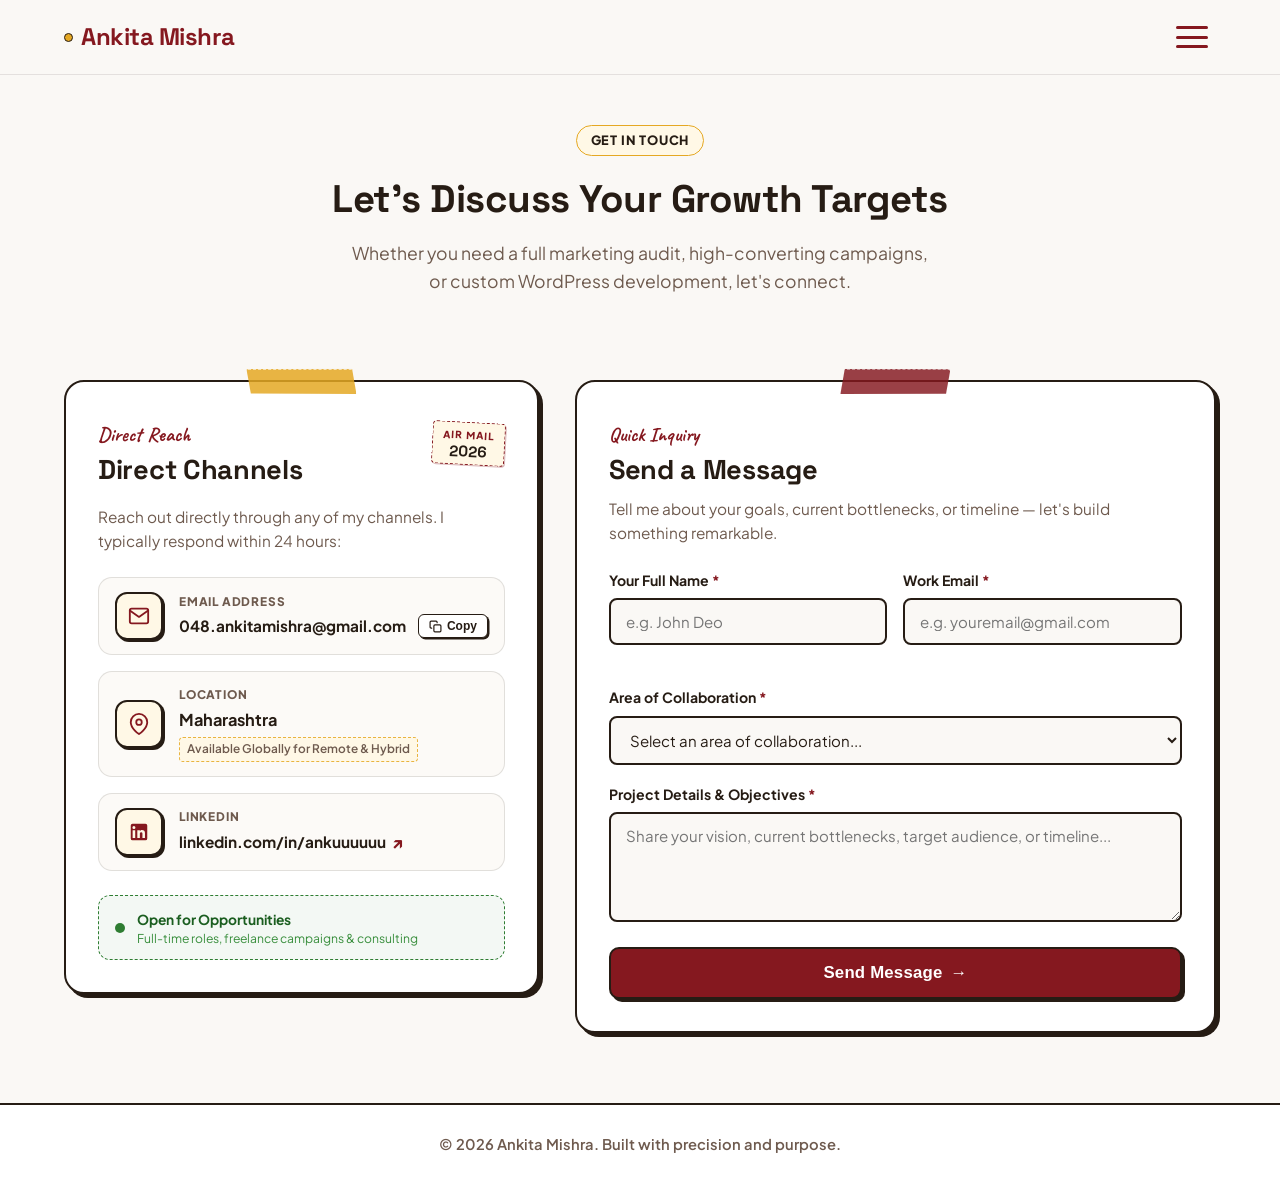
<file: contact.html>
<!DOCTYPE html>
<html lang="en">
<head>
  <meta charset="UTF-8">
  <meta name="viewport" content="width=device-width, initial-scale=1.0">
  <title>Contact Us | Ankita Mishra</title>
  <meta name="description" content="Get in touch with Ankita Mishra for marketing consulting, freelance campaigns, or full-time opportunities.">
  <link rel="stylesheet" href="css/style.css">
  <link rel="stylesheet" href="css/responsive.css">
</head>
<body>

  <!-- HEADER / NAVBAR: Left: Ankita Mishra | Right: 3 Lines with Torn Page Dropdown -->
  <nav class="navbar">
    <div class="container nav-container">
      
      <!-- Left: Name -->
      <a href="index.html" class="nav-name">
        <span class="nav-name-dot"></span> Ankita Mishra
      </a>

      <!-- Right: 3 Lines with Torn Page Dropdown Menu -->
      <div class="nav-menu-wrapper" id="navMenuWrapper">
        <button class="hamburger-btn" aria-label="Open Navigation Menu" id="hamburgerBtn">
          <span class="hamburger-line"></span>
          <span class="hamburger-line"></span>
          <span class="hamburger-line"></span>
        </button>

        <!-- Torn Journal Page Dropdown in the Corner -->
        <div class="torn-page-dropdown" id="tornDropdown">
          <div class="torn-dropdown-tape"></div>

          <div class="torn-dropdown-content">
            <a href="index.html" class="torn-menu-link">Home</a>
            <a href="work.html" class="torn-menu-link">Work</a>
            <a href="contact.html" class="torn-menu-link active">Contact Us</a>
          </div>

          <!-- Ripped Paper Bottom Deckle Edge -->
          <svg class="torn-bottom-edge" viewBox="0 0 220 24" preserveAspectRatio="none">
            <path d="M 0 0 L 220 0 L 220 8 Q 205 18 190 6 Q 175 22 160 10 Q 145 20 130 8 Q 115 22 100 12 Q 85 24 70 8 Q 55 18 40 6 Q 25 20 10 8 L 0 16 Z" />
          </svg>
        </div>
      </div>

    </div>
  </nav>

  <!-- CONTACT HEADER -->
  <header class="section contact-hero-header" style="padding-top: 50px; padding-bottom: 24px;">
    <div class="container text-center">
      <div class="section-header">
        <span class="section-badge">Get In Touch</span>
        <h2>Let's Discuss Your <span class="hero-highlight-red">Growth Targets</span></h2>
        <p>Whether you need a full marketing audit, high-converting campaigns, or custom WordPress development, let's connect.</p>
      </div>
    </div>
  </header>

  <!-- CONTACT CONTENT -->
  <main class="section" style="padding-top: 10px; padding-bottom: 70px;">
    <div class="container">
      <div class="contact-layout">

        <!-- Contact Information Card (Tactile Journal Dossier Style) -->
        <div class="contact-info-card journal-contact-card">
          <div class="card-washi-tape tape-gold" aria-hidden="true"></div>

          <div class="contact-card-header">
            <div>
              <span class="contact-card-kicker">Direct Reach</span>
              <h3>Direct Channels</h3>
            </div>
            <div class="postal-stamp-badge" title="Direct Dispatch" aria-hidden="true">
              <span>AIR MAIL</span>
              <strong>2026</strong>
            </div>
          </div>

          <p class="contact-card-subtext">Reach out directly through any of my channels. I typically respond within 24 hours:</p>

          <div class="info-items">
            <!-- 1. Email Address -->
            <div class="info-item info-item-interactive">
              <div class="info-icon" aria-hidden="true">
                <svg viewBox="0 0 24 24" width="22" height="22" fill="none" stroke="currentColor" stroke-width="2" stroke-linecap="round" stroke-linejoin="round">
                  <path d="M4 4h16c1.1 0 2 .9 2 2v12c0 1.1-.9 2-2 2H4c-1.1 0-2-.9-2-2V6c0-1.1.9-2 2-2z"/>
                  <polyline points="22,6 12,13 2,6"/>
                </svg>
              </div>
              <div class="info-text">
                <span class="info-label">Email Address</span>
                <div class="info-interactive-row">
                  <a href="mailto:048.ankitamishra@gmail.com" class="channel-link-text" title="Send email to Ankita">
                    048.ankitamishra@gmail.com
                  </a>
                  <button type="button" class="copy-email-btn" id="copyEmailBtn" title="Copy email to clipboard" aria-label="Copy email">
                    <svg viewBox="0 0 24 24" width="13" height="13" fill="none" stroke="currentColor" stroke-width="2.2" stroke-linecap="round" stroke-linejoin="round" aria-hidden="true">
                      <rect x="9" y="9" width="13" height="13" rx="2" ry="2"></rect>
                      <path d="M5 15H4a2 2 0 0 1-2-2V4a2 2 0 0 1 2-2h9a2 2 0 0 1 2 2v1"></path>
                    </svg>
                    <span class="copy-btn-label">Copy</span>
                  </button>
                </div>
              </div>
            </div>

            <!-- 2. Location -->
            <div class="info-item">
              <div class="info-icon" aria-hidden="true">
                <svg viewBox="0 0 24 24" width="22" height="22" fill="none" stroke="currentColor" stroke-width="2" stroke-linecap="round" stroke-linejoin="round">
                  <path d="M21 10c0 7-9 13-9 13s-9-6-9-13a9 9 0 0 1 18 0z"></path>
                  <circle cx="12" cy="10" r="3"></circle>
                </svg>
              </div>
              <div class="info-text">
                <span class="info-label">Location</span>
                <strong class="info-value-static">Maharashtra</strong>
                <span class="info-sub-badge">Available Globally for Remote &amp; Hybrid</span>
              </div>
            </div>

            <!-- 3. LinkedIn -->
            <div class="info-item info-item-interactive">
              <div class="info-icon" aria-hidden="true">
                <svg viewBox="0 0 24 24" width="22" height="22" fill="currentColor">
                  <path d="M19 3a2 2 0 0 1 2 2v14a2 2 0 0 1-2 2H5a2 2 0 0 1-2-2V5a2 2 0 0 1 2-2h14m-.5 15.5v-5.3a3.26 3.26 0 0 0-3.26-3.26c-.85 0-1.84.52-2.28 1.3v-1.11h-2.79v8.37h2.79v-4.93c0-.77.62-1.4 1.39-1.4a1.4 1.4 0 0 1 1.4 1.4v4.93h2.75M6.46 8.76a1.64 1.64 0 1 0 0-3.28 1.64 1.64 0 0 0 0 3.28m1.4 9.74V10.13H5.06v8.37h2.8z"/>
                </svg>
              </div>
              <div class="info-text">
                <span class="info-label">LinkedIn</span>
                <div class="info-interactive-row">
                  <a href="https://www.linkedin.com/in/ankuuuuuu/" target="_blank" rel="noopener noreferrer" class="channel-link-text">
                    linkedin.com/in/ankuuuuuu
                    <span class="ext-arrow">&nearr;</span>
                  </a>
                </div>
              </div>
            </div>
          </div>

          <!-- Live Availability Status Strip -->
          <div class="contact-status-strip">
            <span class="status-indicator-dot" aria-hidden="true"></span>
            <div class="status-indicator-info">
              <strong>Open for Opportunities</strong>
              <span>Full-time roles, freelance campaigns &amp; consulting</span>
            </div>
          </div>
        </div>

        <!-- Contact Form Card (Tactile Paper Memo Style) -->
        <div class="contact-form-card journal-form-card">
          <div class="card-washi-tape tape-wine" aria-hidden="true"></div>

          <div class="form-card-header">
            <span class="contact-card-kicker">Quick Inquiry</span>
            <h3>Send a Message</h3>
            <p>Tell me about your goals, current bottlenecks, or timeline &mdash; let's build something remarkable.</p>
          </div>

          <form id="contact-form" class="styled-contact-form" novalidate>
            <div class="form-row-2col">
              <div class="form-group">
                <label for="name">Your Full Name <span class="required-star">*</span></label>
                <input type="text" id="name" name="name" class="form-control" placeholder="e.g. John Deo" required>
              </div>

              <div class="form-group email-form-group">
                <label for="email">Work Email <span class="required-star">*</span></label>
                <div class="input-with-status">
                  <input type="email" id="email" name="email" class="form-control" placeholder="e.g. youremail@gmail.com" required autocomplete="email">
                  <span class="email-status-icon" id="emailStatusIcon" aria-hidden="true"></span>
                </div>
                <div class="email-validation-msg" id="emailValidationMsg" aria-live="polite"></div>
              </div>
            </div>

            <div class="form-group">
              <label for="service">Area of Collaboration <span class="required-star">*</span></label>
              <select id="service" name="service" class="form-control form-select" required>
                <option value="" disabled selected>Select an area of collaboration...</option>
                <option value="wordpress">Website Development</option>
                <option value="canva">Template Designs &amp; Social Media Post</option>
                <option value="direct">Email &amp; WhatsApp Direct Marketing Funnels</option>
                <option value="social">360° Social Media Management &amp; Content Strategy</option>
                <option value="ads-seo">Paid Ad Campaigns (Meta/Google) &amp; SEO Growth</option>
                <option value="bizdev">Client Management &amp; Business Development</option>
                <option value="other">Full-Time Opportunity / General Inquiry</option>
              </select>
            </div>

            <div class="form-group">
              <label for="message">Project Details &amp; Objectives <span class="required-star">*</span></label>
              <textarea id="message" name="message" class="form-control" rows="4" placeholder="Share your vision, current bottlenecks, target audience, or timeline..." required></textarea>
            </div>

            <button type="submit" class="btn btn-primary btn-yellow-contrast contact-submit-btn" id="submitContactBtn">
              <span>Send Message</span>
              <span class="submit-arrow">&rarr;</span>
            </button>

            <!-- Direct Dispatch Feedback Banner -->
            <div class="form-success-banner" id="formSuccessBanner" style="display: none;">
              <div class="success-icon">&#10003;</div>
              <div class="success-text" style="width: 100%;">
                <strong>Opening Gmail with Your Pre-Filled Message...</strong>
                <p>Your message has been pre-filled for <strong>048.ankitamishra@gmail.com</strong>. Simply hit <strong>"Send"</strong> in Gmail!</p>
                <div class="mail-client-options" style="margin-top: 12px; display: flex; gap: 8px; flex-wrap: wrap;">
                  <a href="#" id="directGmailLink" target="_blank" rel="noopener noreferrer" class="btn btn-primary" style="font-size: 0.82rem; padding: 7px 14px; background: #D93025; border-color: #261C14; color: #FFFFFF;">
                    Open Gmail Web &rarr;
                  </a>
                  <a href="#" id="directDefaultMailLink" class="btn btn-secondary" style="font-size: 0.82rem; padding: 7px 14px;">
                    Open Outlook / Mail App &rarr;
                  </a>
                  <button type="button" id="copyMessageTextBtn" class="copy-email-btn" style="padding: 7px 12px; font-size: 0.82rem;">
                    Copy Message Text
                  </button>
                </div>
              </div>
            </div>
          </form>
        </div>

      </div>
    </div>
  </main>

  <!-- FOOTER -->
  <footer class="footer">
    <div class="container">
      <p>&copy; <span id="current-year"></span> Ankita Mishra. Built with precision and purpose.</p>
    </div>
  </footer>

  <script src="js/main.js"></script>
</body>
</html>
</file>
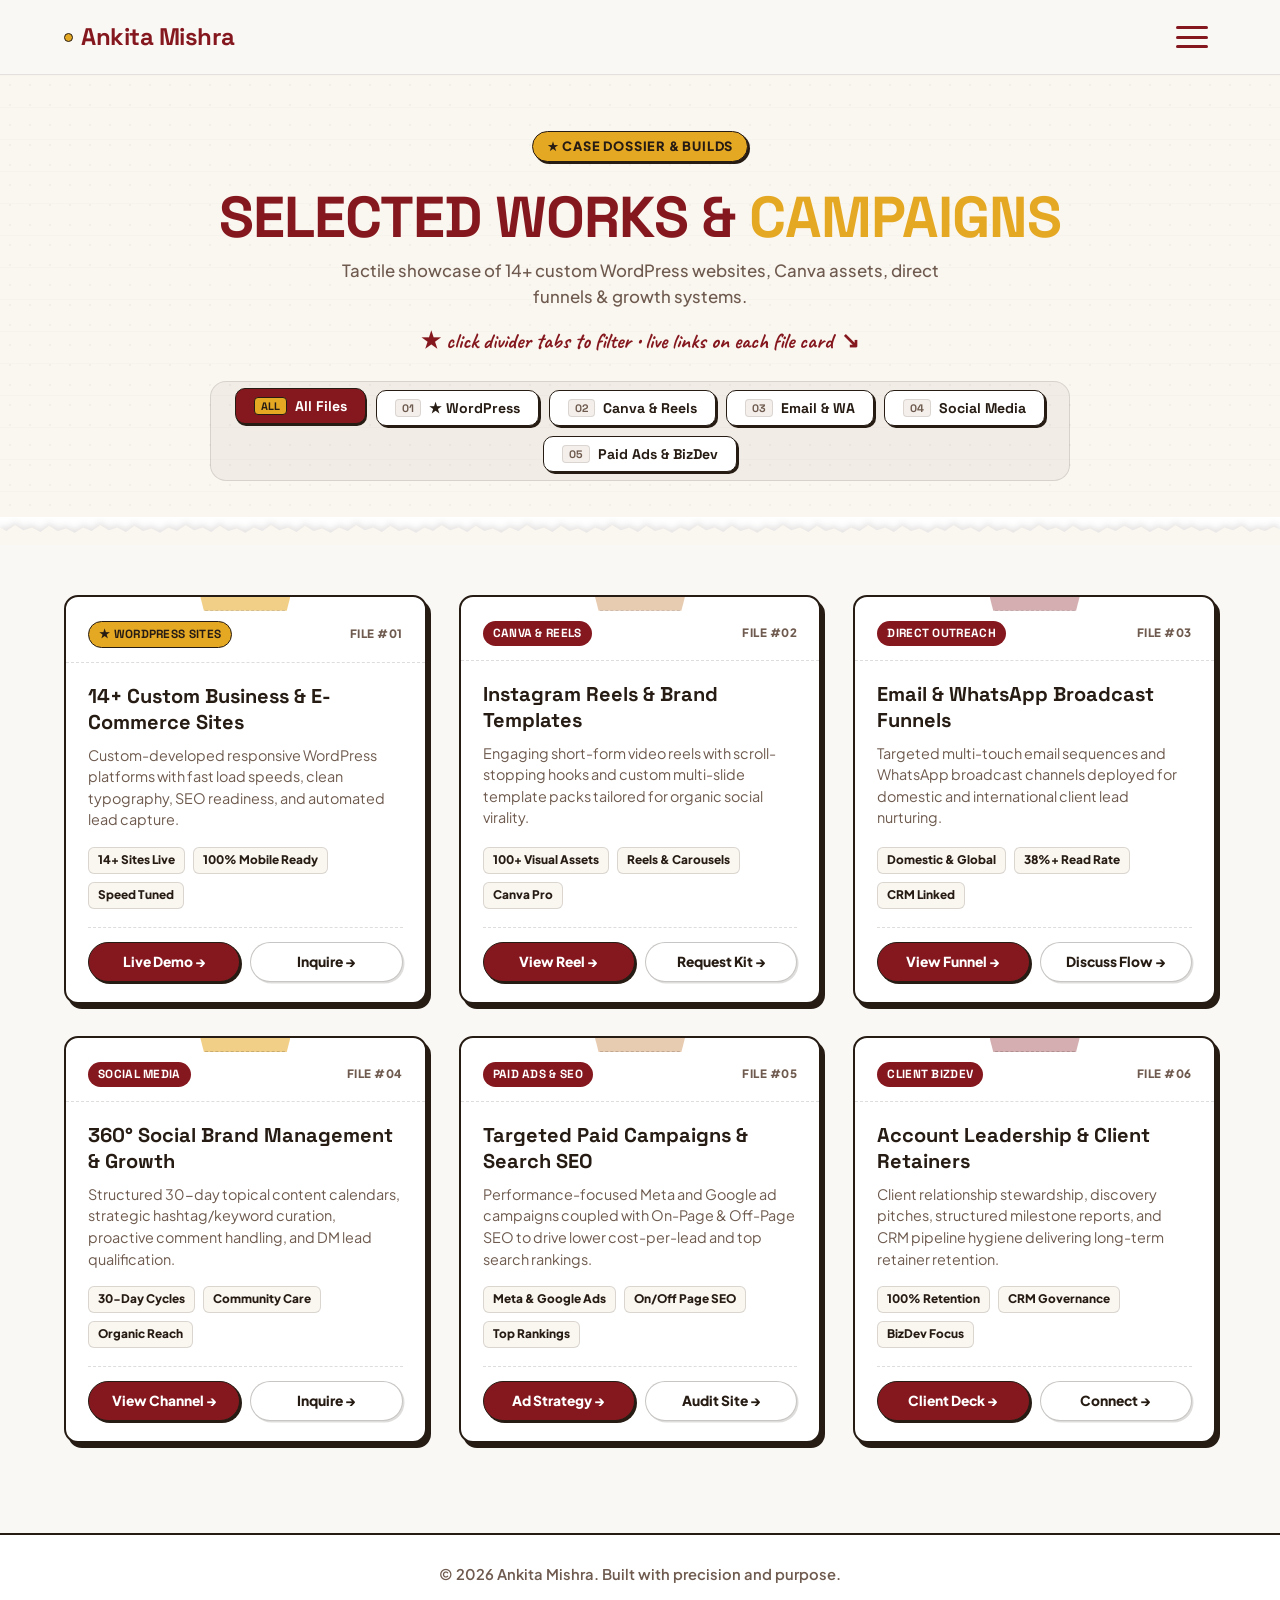
<file: work.html>
<!DOCTYPE html>
<html lang="en">
<head>
  <meta charset="UTF-8">
  <meta name="viewport" content="width=device-width, initial-scale=1.0">
  <title>Work & Campaigns | Ankita Mishra</title>
  <meta name="description" content="Explore selected digital marketing case studies, campaigns, and measurable results.">
  <link rel="stylesheet" href="css/style.css">
  <link rel="stylesheet" href="css/responsive.css">
</head>
<body>

  <!-- HEADER / NAVBAR: Left: Ankita Mishra | Right: 3 Lines with Torn Page Dropdown -->
  <nav class="navbar">
    <div class="container nav-container">
      
      <!-- Left: Name -->
      <a href="index.html" class="nav-name">
        <span class="nav-name-dot"></span> Ankita Mishra
      </a>

      <!-- Right: 3 Lines with Torn Page Dropdown Menu -->
      <div class="nav-menu-wrapper" id="navMenuWrapper">
        <button class="hamburger-btn" aria-label="Open Navigation Menu" id="hamburgerBtn">
          <span class="hamburger-line"></span>
          <span class="hamburger-line"></span>
          <span class="hamburger-line"></span>
        </button>

        <!-- Torn Journal Page Dropdown in the Corner -->
        <div class="torn-page-dropdown" id="tornDropdown">
          <div class="torn-dropdown-tape"></div>

          <div class="torn-dropdown-content">
            <a href="index.html" class="torn-menu-link">Home</a>
            <a href="work.html" class="torn-menu-link active">Work</a>
            <a href="contact.html" class="torn-menu-link">Contact Us</a>
          </div>

          <!-- Ripped Paper Bottom Deckle Edge -->
          <svg class="torn-bottom-edge" viewBox="0 0 220 24" preserveAspectRatio="none">
            <path d="M 0 0 L 220 0 L 220 8 Q 205 18 190 6 Q 175 22 160 10 Q 145 20 130 8 Q 115 22 100 12 Q 85 24 70 8 Q 55 18 40 6 Q 25 20 10 8 L 0 16 Z" />
          </svg>
        </div>
      </div>

    </div>
  </nav>

  <!-- SECTION 1: EDITORIAL JOURNAL WORK HEADER & TACTILE FILTER TABS -->
  <header class="work-journal-hero">
    <div class="container work-header-wrap">
      
      <span class="section-badge badge-journal-yellow">&#9733; Case Dossier &amp; Builds</span>
      <h1 class="work-journal-title">Selected Works &amp; <span class="highlight-yellow">Campaigns</span></h1>
      <p class="work-journal-sub">Tactile showcase of 14+ custom WordPress websites, Canva assets, direct funnels &amp; growth systems.</p>

      <!-- Handwritten Cursive Guide Note -->
      <div class="work-handwritten-guide">
        <span class="guide-text">&#9733; click divider tabs to filter &bull; live links on each file card</span>
        <span class="guide-arrow">&#8600;</span>
      </div>

      <!-- TACTILE JOURNAL FILTER TABS (INDEX TAB BOOKMARK DESIGN) -->
      <div class="journal-filter-bar">
        <div class="journal-filter-tabs" role="tablist">
          <button class="journal-tab-btn active" data-filter="all">
            <span class="tab-index">ALL</span>
            <span class="tab-label">All Files</span>
          </button>
          <button class="journal-tab-btn" data-filter="wordpress">
            <span class="tab-index">01</span>
            <span class="tab-label">&#9733; WordPress</span>
          </button>
          <button class="journal-tab-btn" data-filter="canva">
            <span class="tab-index">02</span>
            <span class="tab-label">Canva &amp; Reels</span>
          </button>
          <button class="journal-tab-btn" data-filter="direct">
            <span class="tab-index">03</span>
            <span class="tab-label">Email &amp; WA</span>
          </button>
          <button class="journal-tab-btn" data-filter="social">
            <span class="tab-index">04</span>
            <span class="tab-label">Social Media</span>
          </button>
          <button class="journal-tab-btn" data-filter="growth">
            <span class="tab-index">05</span>
            <span class="tab-label">Paid Ads &amp; BizDev</span>
          </button>
        </div>
      </div>

    </div>
  </header>

  <!-- AUTHENTIC TORN PAPER TRANSITION (HERO TO PROJECTS SECTION) -->
  <div class="torn-paper-edge-top" aria-hidden="true">
    <svg viewBox="0 0 1200 32" preserveAspectRatio="none">
      <path d="M0,32 L1200,32 L1200,14 L1194,11 L1186,16 L1179,13 L1172,17 L1164,10 L1156,15 L1148,12 L1140,18 L1132,13 L1125,16 L1117,11 L1110,15 L1102,9 L1094,16 L1086,12 L1078,17 L1070,11 L1062,15 L1054,10 L1046,16 L1038,12 L1030,18 L1022,13 L1014,16 L1006,10 L998,17 L990,12 L982,15 L974,9 L966,16 L958,12 L950,18 L942,13 L934,16 L926,10 L918,17 L910,12 L902,15 L894,9 L886,16 L878,12 L870,18 L862,13 L854,16 L846,10 L838,17 L830,12 L822,15 L814,9 L806,16 L798,12 L790,18 L782,13 L774,16 L766,10 L758,17 L750,12 L742,15 L734,9 L726,16 L718,12 L710,18 L702,13 L694,16 L686,10 L678,17 L670,12 L662,15 L654,9 L646,16 L638,12 L630,18 L622,13 L614,16 L606,10 L598,17 L590,12 L582,15 L574,9 L566,16 L558,12 L550,18 L542,13 L534,16 L526,10 L518,17 L510,12 L502,15 L494,9 L486,16 L478,12 L470,18 L462,13 L454,16 L446,10 L438,17 L430,12 L422,15 L414,9 L406,16 L398,12 L390,18 L382,13 L374,16 L366,10 L358,17 L350,12 L342,15 L334,9 L326,16 L318,12 L310,18 L302,13 L294,16 L286,10 L278,17 L270,12 L262,15 L254,9 L246,16 L238,12 L230,18 L222,13 L214,16 L206,10 L198,17 L190,12 L182,15 L174,9 L166,16 L158,12 L150,18 L142,13 L134,16 L126,10 L118,17 L110,12 L102,15 L94,9 L86,16 L78,12 L70,18 L62,13 L54,16 L46,10 L38,17 L30,12 L22,15 L14,9 L6,16 L0,12 Z"></path>
    </svg>
  </div>

  <!-- SECTION 2: EDITORIAL DOSSIER CARDS (UNCLUTTERED, DIRECT LINKS) -->
  <main class="work-grid-section">
    <div class="container">
      <div class="projects-grid">

        <!-- Card 1: WordPress (Mustard Highlight Washi Tape) -->
        <article class="journal-work-card" data-category="wordpress">
          <div class="card-washi-tape" aria-hidden="true"></div>
          
          <div class="journal-card-top">
            <span class="card-category-pill pill-yellow">&#9733; WordPress Sites</span>
            <span class="card-entry-stamp">FILE #01</span>
          </div>

          <div class="journal-card-body">
            <h3>14+ Custom Business &amp; E-Commerce Sites</h3>
            <p class="card-short-desc">Custom-developed responsive WordPress platforms with fast load speeds, clean typography, SEO readiness, and automated lead capture.</p>
            
            <div class="card-tags-row">
              <span class="card-micro-tag">14+ Sites Live</span>
              <span class="card-micro-tag">100% Mobile Ready</span>
              <span class="card-micro-tag">Speed Tuned</span>
            </div>

            <div class="card-actions-area">
              <a href="https://wordpress.org" target="_blank" class="journal-link-btn link-btn-primary">Live Demo &rarr;</a>
              <a href="contact.html" class="journal-link-btn link-btn-secondary">Inquire &rarr;</a>
            </div>
          </div>
        </article>

        <!-- Card 2: Canva & Video Reels (Kraft Tape) -->
        <article class="journal-work-card" data-category="canva">
          <div class="card-washi-tape tape-kraft" aria-hidden="true"></div>

          <div class="journal-card-top">
            <span class="card-category-pill">Canva &amp; Reels</span>
            <span class="card-entry-stamp">FILE #02</span>
          </div>

          <div class="journal-card-body">
            <h3>Instagram Reels &amp; Brand Templates</h3>
            <p class="card-short-desc">Engaging short-form video reels with scroll-stopping hooks and custom multi-slide template packs tailored for organic social virality.</p>

            <div class="card-tags-row">
              <span class="card-micro-tag">100+ Visual Assets</span>
              <span class="card-micro-tag">Reels &amp; Carousels</span>
              <span class="card-micro-tag">Canva Pro</span>
            </div>

            <div class="card-actions-area">
              <a href="https://instagram.com" target="_blank" class="journal-link-btn link-btn-primary">View Reel &rarr;</a>
              <a href="contact.html" class="journal-link-btn link-btn-secondary">Request Kit &rarr;</a>
            </div>
          </div>
        </article>

        <!-- Card 3: Email & WhatsApp Direct Outreach (Wine Tape) -->
        <article class="journal-work-card" data-category="direct">
          <div class="card-washi-tape tape-red" aria-hidden="true"></div>

          <div class="journal-card-top">
            <span class="card-category-pill">Direct Outreach</span>
            <span class="card-entry-stamp">FILE #03</span>
          </div>

          <div class="journal-card-body">
            <h3>Email &amp; WhatsApp Broadcast Funnels</h3>
            <p class="card-short-desc">Targeted multi-touch email sequences and WhatsApp broadcast channels deployed for domestic and international client lead nurturing.</p>

            <div class="card-tags-row">
              <span class="card-micro-tag">Domestic &amp; Global</span>
              <span class="card-micro-tag">38%+ Read Rate</span>
              <span class="card-micro-tag">CRM Linked</span>
            </div>

            <div class="card-actions-area">
              <a href="https://wa.me/" target="_blank" class="journal-link-btn link-btn-primary">View Funnel &rarr;</a>
              <a href="contact.html" class="journal-link-btn link-btn-secondary">Discuss Flow &rarr;</a>
            </div>
          </div>
        </article>

        <!-- Card 4: Social Media Management (Mustard Tape) -->
        <article class="journal-work-card" data-category="social">
          <div class="card-washi-tape" aria-hidden="true"></div>

          <div class="journal-card-top">
            <span class="card-category-pill">Social Media</span>
            <span class="card-entry-stamp">FILE #04</span>
          </div>

          <div class="journal-card-body">
            <h3>360° Social Brand Management &amp; Growth</h3>
            <p class="card-short-desc">Structured 30-day topical content calendars, strategic hashtag/keyword curation, proactive comment handling, and DM lead qualification.</p>

            <div class="card-tags-row">
              <span class="card-micro-tag">30-Day Cycles</span>
              <span class="card-micro-tag">Community Care</span>
              <span class="card-micro-tag">Organic Reach</span>
            </div>

            <div class="card-actions-area">
              <a href="https://www.linkedin.com/in/ankuuuuuu/" target="_blank" rel="noopener noreferrer" class="journal-link-btn link-btn-primary">View Channel &rarr;</a>
              <a href="contact.html" class="journal-link-btn link-btn-secondary">Inquire &rarr;</a>
            </div>
          </div>
        </article>

        <!-- Card 5: Paid Ads & SEO (Kraft Tape) -->
        <article class="journal-work-card" data-category="growth">
          <div class="card-washi-tape tape-kraft" aria-hidden="true"></div>

          <div class="journal-card-top">
            <span class="card-category-pill">Paid Ads &amp; SEO</span>
            <span class="card-entry-stamp">FILE #05</span>
          </div>

          <div class="journal-card-body">
            <h3>Targeted Paid Campaigns &amp; Search SEO</h3>
            <p class="card-short-desc">Performance-focused Meta and Google ad campaigns coupled with On-Page &amp; Off-Page SEO to drive lower cost-per-lead and top search rankings.</p>

            <div class="card-tags-row">
              <span class="card-micro-tag">Meta &amp; Google Ads</span>
              <span class="card-micro-tag">On/Off Page SEO</span>
              <span class="card-micro-tag">Top Rankings</span>
            </div>

            <div class="card-actions-area">
              <a href="https://google.com" target="_blank" class="journal-link-btn link-btn-primary">Ad Strategy &rarr;</a>
              <a href="contact.html" class="journal-link-btn link-btn-secondary">Audit Site &rarr;</a>
            </div>
          </div>
        </article>

        <!-- Card 6: Client Leadership & BizDev (Wine Tape) -->
        <article class="journal-work-card" data-category="growth">
          <div class="card-washi-tape tape-red" aria-hidden="true"></div>

          <div class="journal-card-top">
            <span class="card-category-pill">Client BizDev</span>
            <span class="card-entry-stamp">FILE #06</span>
          </div>

          <div class="journal-card-body">
            <h3>Account Leadership &amp; Client Retainers</h3>
            <p class="card-short-desc">Client relationship stewardship, discovery pitches, structured milestone reports, and CRM pipeline hygiene delivering long-term retainer retention.</p>

            <div class="card-tags-row">
              <span class="card-micro-tag">100% Retention</span>
              <span class="card-micro-tag">CRM Governance</span>
              <span class="card-micro-tag">BizDev Focus</span>
            </div>

            <div class="card-actions-area">
              <a href="contact.html" class="journal-link-btn link-btn-primary">Client Deck &rarr;</a>
              <a href="contact.html" class="journal-link-btn link-btn-secondary">Connect &rarr;</a>
            </div>
          </div>
        </article>

      </div>
    </div>
  </main>

  <!-- FOOTER -->
  <footer class="footer">
    <div class="container">
      <p>&copy; <span id="current-year"></span> Ankita Mishra. Built with precision and purpose.</p>
    </div>
  </footer>

  <script src="js/main.js"></script>
  <script src="js/filter.js"></script>
</body>
</html>
</file>
<file: css/style.css>
/* ===================================================================
   DIGITAL MARKETER PORTFOLIO - CLEAR, CALM & CUTE THEME
   Strict Palette: Dark Red (#85181F), Pure White (#FFFFFF), Yellow (#E5A823), Brown (#261C14)
   =================================================================== */

@import url('https://fonts.googleapis.com/css2?family=Caveat:wght@500;600;700&family=Plus+Jakarta+Sans:wght@400;500;600;700;800&family=Space+Grotesk:wght@600;700;800&family=Fredoka:wght@600;700&display=swap');

:root {
  /* Strict User Color Palette */
  --color-dark-red: #85181F;      /* Dark Red */
  --color-dark-red-hover: #6B1117;
  --color-dark-red-light: #F9EBEB;
  --color-wine-dark: #62141B;     /* Deep rich paper wine red */
  --color-wine-deep: #4A0E13;     /* Velvety wine backdrop */
  
  --color-white: #FFFFFF;         /* Pure White */
  --color-yellow: #E5A823;        /* Yellow */
  --color-yellow-light: #FFF8E6;
  --color-brown: #261C14;         /* Espresso Brown */
  
  --color-kraft: #D4A373;         /* Natural vintage kraft paper tone */
  --color-muted: #6E5A4E;         /* Secondary warm brown */
  --bg-main: #FAF8F5;             /* Warm cream paper background */
  --bg-banner: #FFFFFF;           /* Pure White Canvas for Banner */

  /* Clean Borders & Shadows */
  --border-clean: 2px solid var(--color-brown);
  --border-light: 1.5px solid rgba(38, 28, 20, 0.12);
  --shadow-crisp: 3px 3px 0px var(--color-brown);
  --shadow-hover: 5px 5px 0px var(--color-brown);
  --shadow-polaroid: 5px 12px 28px rgba(38, 28, 20, 0.15);

  --font-display: 'Space Grotesk', -apple-system, sans-serif;
  --font-cute: 'Fredoka', cursive, sans-serif;
  --font-body: 'Plus Jakarta Sans', -apple-system, sans-serif;
  --font-handwriting: 'Caveat', cursive, sans-serif;

  --radius-sm: 8px;
  --radius-md: 14px;
  --radius-lg: 20px;
  --radius-pill: 50px;
  
  --transition: all 0.2s cubic-bezier(0.16, 1, 0.3, 1);
}

/* Base Reset */
* {
  margin: 0;
  padding: 0;
  box-sizing: border-box;
}

html {
  scroll-behavior: smooth;
}

body {
  font-family: var(--font-body);
  background-color: var(--bg-main);
  color: var(--color-brown);
  line-height: 1.6;
  min-height: 100vh;
  display: flex;
  flex-direction: column;
  overflow-x: hidden;
  -webkit-font-smoothing: antialiased;
}
/* ===================================================================
   INTERACTION & CURSORS (CLEAN NATIVE CURSOR)
   =================================================================== */
button, a, .btn, .filter-btn, .carousel-nav-btn, .carousel-dot, .channel-link, .hamburger-btn {
  cursor: pointer;
}

a {
  color: inherit;
  text-decoration: none;
}

ul {
  list-style: none;
}

img {
  max-width: 100%;
  display: block;
}

.container {
  width: 90%;
  max-width: 1180px;
  margin: 0 auto;
}

/* ===================================================================
   HEADER / NAVBAR
   =================================================================== */
.navbar {
  position: sticky;
  top: 0;
  z-index: 1000;
  background: rgba(250, 248, 245, 0.98);
  backdrop-filter: blur(12px);
  border-bottom: 1.5px solid rgba(38, 28, 20, 0.1);
  padding: 18px 0;
}

.navbar .nav-container {
  display: flex;
  align-items: center;
  justify-content: space-between;
  position: relative;
}

.nav-name {
  font-family: var(--font-display);
  font-size: 1.5rem;
  font-weight: 800;
  color: var(--color-dark-red);
  letter-spacing: -0.5px;
  display: flex;
  align-items: center;
  gap: 8px;
}

.nav-name-dot {
  width: 9px;
  height: 9px;
  background: var(--color-yellow);
  border: 1.5px solid var(--color-brown);
  border-radius: 50%;
  display: inline-block;
}

.nav-menu-wrapper {
  position: relative;
  display: inline-block;
  padding: 8px;
}

.hamburger-btn {
  display: flex;
  flex-direction: column;
  justify-content: space-between;
  width: 32px;
  height: 22px;
  background: none;
  border: none;
  cursor: pointer;
  padding: 0;
  transition: transform 0.2s ease;
}

.hamburger-btn:hover {
  transform: scale(1.05);
}

.hamburger-line {
  width: 100%;
  height: 3px;
  background-color: var(--color-dark-red);
  border-radius: 4px;
  transition: var(--transition);
}

.hamburger-btn:hover .hamburger-line {
  background-color: var(--color-brown);
}

.hamburger-btn:hover .hamburger-line:nth-child(2) {
  background-color: var(--color-yellow);
}

/* ===================================================================
   TORN JOURNAL PAGE DROPDOWN MENU
   =================================================================== */
.torn-page-dropdown {
  position: absolute;
  top: calc(100% + 10px);
  right: -5px;
  width: 220px;
  background: var(--color-white);
  border-radius: 8px 8px 0 0;
  box-shadow: 0 10px 30px rgba(38, 28, 20, 0.15), 0 2px 6px rgba(38, 28, 20, 0.08);
  opacity: 0;
  visibility: hidden;
  transform: translateY(-8px) scale(0.96);
  transform-origin: top right;
  transition: opacity 0.25s cubic-bezier(0.16, 1, 0.3, 1), transform 0.25s cubic-bezier(0.16, 1, 0.3, 1), visibility 0.25s;
  pointer-events: none;
  z-index: 100;
  border: 1.5px solid rgba(38, 28, 20, 0.12);
  border-bottom: none;
}

.nav-menu-wrapper:hover .torn-page-dropdown,
.nav-menu-wrapper:focus-within .torn-page-dropdown,
.nav-menu-wrapper.is-open .torn-page-dropdown {
  opacity: 1;
  visibility: visible;
  transform: translateY(0) scale(1);
  pointer-events: auto;
}

.torn-dropdown-tape {
  position: absolute;
  top: -10px;
  right: 40px;
  width: 65px;
  height: 18px;
  background: var(--color-yellow);
  opacity: 0.85;
  border: 1px dashed rgba(38, 28, 20, 0.3);
  transform: rotate(-3deg);
  box-shadow: 0 2px 4px rgba(0, 0, 0, 0.06);
}

.torn-dropdown-content {
  padding: 24px 18px 12px;
  display: flex;
  flex-direction: column;
  gap: 12px;
}

.torn-menu-link {
  font-family: var(--font-cute);
  font-size: 1.3rem;
  color: var(--color-brown);
  padding: 8px 14px;
  border-radius: var(--radius-sm);
  display: flex;
  align-items: center;
  justify-content: space-between;
  transition: var(--transition);
  font-weight: 600;
}

.torn-menu-link:hover,
.torn-menu-link.active {
  color: var(--color-dark-red);
  background: var(--color-yellow-light);
  transform: translateX(4px);
}

.torn-menu-link::after {
  content: '✦';
  font-size: 0.9rem;
  color: var(--color-yellow);
  opacity: 0;
  transition: opacity 0.2s;
}

.torn-menu-link:hover::after,
.torn-menu-link.active::after {
  opacity: 1;
}

.torn-bottom-edge {
  width: 100%;
  height: 24px;
  display: block;
  fill: var(--color-white);
  filter: drop-shadow(0 4px 3px rgba(38, 28, 20, 0.06));
}

/* ===================================================================
   HERO BANNER — CINEMATIC LIVING CANVAS
   =================================================================== */

/* Animated gradient keyframes */
@keyframes bannerGradientFlow {
  0%   { background-position: 0% 50%; }
  33%  { background-position: 100% 20%; }
  66%  { background-position: 60% 100%; }
  100% { background-position: 0% 50%; }
}

/* Drifting warm light orb — yellow/honey */
@keyframes orbDriftA {
  0%   { transform: translate(-10%, -20%) scale(1); }
  25%  { transform: translate(55%, -5%) scale(1.12); }
  50%  { transform: translate(35%, 45%) scale(0.92); }
  75%  { transform: translate(-8%, 32%) scale(1.06); }
  100% { transform: translate(-10%, -20%) scale(1); }
}

/* Drifting wine/dark-red orb */
@keyframes orbDriftB {
  0%   { transform: translate(55%, 15%) scale(1); }
  33%  { transform: translate(-15%, 38%) scale(0.9); }
  66%  { transform: translate(15%, -18%) scale(1.08); }
  100% { transform: translate(55%, 15%) scale(1); }
}

/* Paper grain shimmer */
@keyframes grainShift {
  0%   { transform: translate(0, 0); }
  20%  { transform: translate(-3px, 2px); }
  40%  { transform: translate(2px, -3px); }
  60%  { transform: translate(-1px, 3px); }
  80%  { transform: translate(3px, -1px); }
  100% { transform: translate(0, 0); }
}

/* Cinematic title entrance */
@keyframes portfolioReveal {
  0%   { opacity: 0; transform: scale(0.78) translateY(32px); letter-spacing: 18px; filter: blur(8px); }
  60%  { opacity: 1; filter: blur(0px); }
  100% { opacity: 1; transform: scale(1) translateY(0); letter-spacing: -3px; filter: blur(0); }
}

/* Floating doodle keyframes */
@keyframes floatDoodleA {
  0%, 100% { transform: translateY(0px) rotate(-2deg); }
  50%       { transform: translateY(-16px) rotate(2deg); }
}
@keyframes floatDoodleB {
  0%, 100% { transform: translateY(0px) rotate(4deg); }
  50%       { transform: translateY(-12px) rotate(-1deg); }
}
@keyframes floatDoodleC {
  0%, 100% { transform: translateY(0px) rotate(-6deg); }
  50%       { transform: translateY(-18px) rotate(-3deg); }
}
@keyframes floatDoodleD {
  0%, 100% { transform: translateY(0px) rotate(2deg); }
  50%       { transform: translateY(-10px) rotate(5deg); }
}
@keyframes floatDoodleE {
  0%, 100% { transform: translateY(0px) rotate(-3deg); }
  50%       { transform: translateY(-14px) rotate(1deg); }
}

.calm-hero-banner {
  position: relative;
  width: 100%;
  min-height: 80vh;
  display: flex;
  align-items: center;
  justify-content: center;
  overflow: hidden;
  padding: 80px 20px;
  /* Animated warm gradient — shifts between cream, honey-amber, and parchment */
  background: linear-gradient(
    120deg,
    #FFFDF9 0%,
    #FBF0D6 18%,
    #FFF5E0 36%,
    #FAEBD4 52%,
    #FDF8F0 68%,
    #F9EDD6 84%,
    #FFFDF9 100%
  );
  background-size: 300% 300%;
  animation: bannerGradientFlow 12s ease-in-out infinite;
}

/* Yellow/honey drifting orb */
.calm-hero-banner::before {
  content: '';
  position: absolute;
  inset: 0;
  width: 560px;
  height: 560px;
  border-radius: 50%;
  background: radial-gradient(
    circle,
    rgba(229, 168, 35, 0.22) 0%,
    rgba(229, 168, 35, 0.08) 40%,
    transparent 70%
  );
  animation: orbDriftA 14s ease-in-out infinite;
  pointer-events: none;
  z-index: 1;
}

/* Dark-red drifting orb */
.calm-hero-banner::after {
  content: '';
  position: absolute;
  inset: 0;
  width: 420px;
  height: 420px;
  border-radius: 50%;
  background: radial-gradient(
    circle,
    rgba(133, 24, 31, 0.1) 0%,
    rgba(133, 24, 31, 0.04) 45%,
    transparent 70%
  );
  animation: orbDriftB 18s ease-in-out infinite;
  pointer-events: none;
  z-index: 1;
}

/* Paper grain noise overlay */
.banner-grain-overlay {
  position: absolute;
  inset: 0;
  z-index: 2;
  pointer-events: none;
  opacity: 0.045;
  background-image: url("data:image/svg+xml,%3Csvg viewBox='0 0 256 256' xmlns='http://www.w3.org/2000/svg'%3E%3Cfilter id='noise'%3E%3CfeTurbulence type='fractalNoise' baseFrequency='0.9' numOctaves='4' stitchTiles='stitch'/%3E%3C/filter%3E%3Crect width='100%25' height='100%25' filter='url(%23noise)'/%3E%3C/svg%3E");
  background-size: 180px 180px;
  animation: grainShift 0.5s steps(1) infinite;
}

.banner-center-box {
  position: relative;
  z-index: 10;
  text-align: center;
  user-select: none;
}

.banner-portfolio-title {
  font-family: var(--font-cute);
  font-size: clamp(5.5rem, 16vw, 13rem);
  font-weight: 700;
  color: var(--color-dark-red);
  line-height: 0.95;
  letter-spacing: -3px;
  margin: 0;
  padding: 0;
  text-transform: lowercase;
  /* Sharp letterpress + depth shadow */
  text-shadow:
    1px 1px 0 #5C1217,
    2px 2px 0 #5C1217,
    3px 3px 0 rgba(92, 18, 23, 0.6),
    0 8px 32px rgba(133, 24, 31, 0.28),
    0 2px 4px rgba(133, 24, 31, 0.15);
  animation: portfolioReveal 1.1s cubic-bezier(0.16, 1, 0.3, 1) forwards;
  opacity: 0;
  transition: transform 0.4s cubic-bezier(0.16, 1, 0.3, 1);
}

.banner-portfolio-title:hover {
  transform: scale(1.03);
  text-shadow:
    1px 1px 0 #5C1217,
    3px 3px 0 #5C1217,
    5px 5px 0 rgba(92, 18, 23, 0.4),
    0 12px 40px rgba(133, 24, 31, 0.32);
}

/* Subtitle tagline below the main title */
.banner-subtitle {
  font-family: var(--font-handwriting);
  font-size: clamp(1.3rem, 3vw, 2rem);
  color: var(--color-brown);
  opacity: 0;
  margin-top: 10px;
  letter-spacing: 1px;
  animation: portfolioReveal 1.1s cubic-bezier(0.16, 1, 0.3, 1) 0.5s forwards;
}

/* ===================================================================
   NATURAL TORN KRAFT & MUSTARD JOURNAL PAPER CORNERS
   =================================================================== */
.ripped-journal-corner {
  position: absolute;
  pointer-events: none;
  z-index: 4;
  filter: drop-shadow(0 6px 14px rgba(38, 28, 20, 0.16));
}

.ripped-corner-tl {
  top: 0;
  left: 0;
  width: clamp(170px, 22vw, 290px);
  height: clamp(150px, 20vw, 250px);
}

.ripped-corner-tr {
  top: 0;
  right: 0;
  width: clamp(170px, 22vw, 290px);
  height: clamp(150px, 20vw, 250px);
}

.ripped-corner-bl {
  bottom: 0;
  left: 0;
  width: clamp(170px, 22vw, 290px);
  height: clamp(150px, 20vw, 250px);
}

.ripped-corner-br {
  bottom: 0;
  right: 0;
  width: clamp(170px, 22vw, 290px);
  height: clamp(150px, 20vw, 250px);
}

/* ===================================================================
   DIGITAL MARKETING DOODLES — FLOATING ANIMATIONS
   =================================================================== */
.marketing-doodle {
  position: absolute;
  pointer-events: none;
  z-index: 6;
  filter: drop-shadow(1px 2px 4px rgba(38, 28, 20, 0.14));
}

.doodle-megaphone {
  top: 14%;
  left: 12%;
  width: clamp(48px, 6vw, 68px);
  animation: floatDoodleA 4.2s ease-in-out infinite;
  animation-delay: 0s;
}

.doodle-target {
  top: 14%;
  right: 13%;
  width: clamp(52px, 6vw, 72px);
  animation: floatDoodleB 5.1s ease-in-out infinite;
  animation-delay: 0.6s;
}

.doodle-phone {
  top: 48%;
  left: 6%;
  width: clamp(42px, 5vw, 56px);
  animation: floatDoodleC 4.8s ease-in-out infinite;
  animation-delay: 1.2s;
}

.doodle-laptop {
  top: 46%;
  right: 6%;
  width: clamp(56px, 7vw, 76px);
  animation: floatDoodleD 5.5s ease-in-out infinite;
  animation-delay: 0.3s;
}

.doodle-growth-chart {
  bottom: 12%;
  left: 14%;
  width: clamp(52px, 6.5vw, 74px);
  animation: floatDoodleE 4.5s ease-in-out infinite;
  animation-delay: 1.8s;
}

.doodle-lightbulb {
  bottom: 12%;
  right: 14%;
  width: clamp(44px, 5.5vw, 62px);
  animation: floatDoodleA 5.8s ease-in-out infinite;
  animation-delay: 0.9s;
}

.doodle-funnel {
  top: 8%;
  right: 32%;
  width: clamp(38px, 4.5vw, 50px);
  animation: floatDoodleB 3.9s ease-in-out infinite;
  animation-delay: 2.1s;
}

.doodle-search {
  bottom: 8%;
  left: 33%;
  width: clamp(40px, 5vw, 54px);
  animation: floatDoodleC 4.6s ease-in-out infinite;
  animation-delay: 1.5s;
}

/* ===================================================================
   TORN PAPER TRANSITION (HERO BANNER TO JOURNAL SECTION)
   =================================================================== */
.torn-paper-edge-top {
  width: 100%;
  height: 28px;
  overflow: hidden;
  line-height: 0;
  position: relative;
  z-index: 5;
  background: var(--color-white);
}

.torn-paper-edge-top svg {
  width: 100%;
  height: 100%;
  display: block;
  fill: #FAF6F0;
  filter: drop-shadow(0 -3px 3px rgba(38, 28, 20, 0.12));
}

/* ===================================================================
   SECTION 2: EDITORIAL JOURNAL PROFILE SPREAD
   (Exact Layout & Aesthetics from Reference Screenshot)
   =================================================================== */
.journal-profile-section {
  background-color: #FAF6F0;
  background-image: 
    radial-gradient(rgba(38, 28, 20, 0.035) 1px, transparent 1px),
    linear-gradient(rgba(38, 28, 20, 0.015) 1px, transparent 1px);
  background-size: 20px 20px, 100% 32px;
  padding: 40px 0 70px;
  position: relative;
}

.journal-profile-container {
  display: grid;
  grid-template-columns: 360px 1fr;
  gap: 52px;
  align-items: start;
}

/* ===================================================================
   LEFT COLUMN: POLAROID WITH BLACK BINDER CLIP + CONTACT LINKS
   =================================================================== */
.journal-left-column {
  display: flex;
  flex-direction: column;
  gap: 24px;
}

.journal-polaroid-frame {
  position: relative;
  background: var(--color-white);
  padding: 18px 18px 24px;
  border-radius: var(--radius-sm);
  border: 1.5px solid rgba(38, 28, 20, 0.2);
  box-shadow: 0 12px 30px rgba(38, 28, 20, 0.14), 0 2px 6px rgba(38, 28, 20, 0.08);
  transform: rotate(-1.6deg);
  transition: transform 0.3s ease, box-shadow 0.3s ease;
  margin-top: 14px;
}

.journal-polaroid-frame:hover {
  transform: rotate(0deg) translateY(-4px);
  box-shadow: 0 18px 38px rgba(38, 28, 20, 0.18);
}

/* Black Metal Bulldog / Foldback Binder Clip */
.black-binder-clip {
  position: absolute;
  top: -24px;
  left: 50%;
  transform: translateX(-50%);
  z-index: 10;
  filter: drop-shadow(0 4px 5px rgba(38, 28, 20, 0.35));
  pointer-events: none;
}

.polaroid-photo-wrapper {
  width: 100%;
  aspect-ratio: 1 / 1.16;
  background: #EFE8DD;
  border: 1.5px solid rgba(38, 28, 20, 0.14);
  border-radius: 4px;
  overflow: hidden;
  position: relative;
  display: flex;
  align-items: center;
  justify-content: center;
}

.dummy-portrait-svg {
  width: 100%;
  height: 100%;
  object-fit: cover;
}

/* Real Photo in Polaroid Frame */
.polaroid-real-photo {
  width: 100%;
  height: 100%;
  object-fit: cover;
  object-position: center top;
  display: block;
  filter: contrast(1.04) saturate(1.05) brightness(1.02);
  transition: transform 0.4s ease;
}

.journal-polaroid-frame:hover .polaroid-real-photo {
  transform: scale(1.03);
}

.polaroid-caption-small {
  margin-top: 12px;
  text-align: center;
}

.photo-hint-tag {
  font-family: var(--font-display);
  font-size: 0.82rem;
  font-weight: 800;
  color: var(--color-brown);
  text-transform: uppercase;
  letter-spacing: 1px;
}



/* ===================================================================
   RIGHT COLUMN: BIG TITLE + 2-COLUMN EDITORIAL DETAILS
   =================================================================== */
.journal-right-column {
  display: flex;
  flex-direction: column;
}

/* Bold Display Headline: HELLO! I AM ANKITA! */
.journal-main-title {
  font-family: var(--font-display);
  font-size: clamp(2.6rem, 5.2vw, 4.3rem);
  font-weight: 900;
  color: var(--color-dark-red);
  text-transform: uppercase;
  letter-spacing: -1.2px;
  line-height: 1.04;
  margin: 0 0 32px 0;
}

/* 2-Column Split: Meta & Tools (Left) + Work Experience (Right) */
.journal-columns-wrapper {
  display: grid;
  grid-template-columns: 270px 1fr;
  gap: 40px;
  align-items: start;
}

/* Sub-Column 1: Tools, Focus, Education */
.journal-subcol-left {
  display: flex;
  flex-direction: column;
  gap: 26px;
}

.journal-group-title {
  font-family: var(--font-display);
  font-size: 1.18rem;
  font-weight: 800;
  color: var(--color-brown);
  text-transform: uppercase;
  letter-spacing: 0.6px;
  margin: 0 0 14px 0;
}

/* Core Tools Pill Badges (Dark Red with White Text as in SS) */
.tools-badge-row {
  display: flex;
  flex-wrap: wrap;
  gap: 8px;
}

.tool-tag-pill {
  background: var(--color-dark-red);
  color: var(--color-white);
  font-family: var(--font-display);
  font-size: 0.85rem;
  font-weight: 800;
  padding: 6px 14px;
  border-radius: 8px;
  display: inline-flex;
  align-items: center;
  justify-content: center;
  box-shadow: 1.5px 2px 0px rgba(38, 28, 20, 0.25);
  transition: transform 0.2s ease, background 0.2s ease;
  user-select: none;
}

.tool-tag-pill:hover {
  background: var(--color-dark-red-hover);
  transform: translateY(-2px);
}

/* Featured Highlighted Pill (WordPress Prominence) */
.tool-tag-pill.pill-featured-wordpress {
  background: var(--color-yellow);
  color: var(--color-brown);
  border: 1.5px solid var(--color-brown);
  box-shadow: 2px 2.5px 0px var(--color-brown);
  font-weight: 900;
  font-size: 0.9rem;
  padding: 6px 16px;
  letter-spacing: 0.2px;
}

.tool-tag-pill.pill-featured-wordpress:hover {
  background: #EBB63E;
  transform: translateY(-2px);
}

/* Languages Badge Row (Replacing Core Focus) */
.languages-badge-row {
  display: flex;
  flex-wrap: wrap;
  gap: 10px;
}

.lang-tag-pill {
  background: var(--color-white);
  color: var(--color-brown);
  border: 1.5px solid rgba(38, 28, 20, 0.2);
  font-family: var(--font-body);
  font-size: 0.88rem;
  font-weight: 700;
  padding: 6px 16px;
  border-radius: var(--radius-pill);
  box-shadow: 1px 1.5px 0px rgba(38, 28, 20, 0.12);
  display: inline-flex;
  align-items: center;
  transition: transform 0.2s ease, border-color 0.2s ease, color 0.2s ease;
  user-select: none;
}

.lang-tag-pill:hover {
  border-color: var(--color-dark-red);
  color: var(--color-dark-red);
}

/* Tabular Education Entry */
.edu-tabular-entry {
  display: flex;
  gap: 16px;
  align-items: baseline;
  padding-bottom: 6px;
  border-bottom: 1px dashed rgba(38, 28, 20, 0.14);
}

.edu-date-col {
  display: flex;
  flex-direction: column;
  width: 50px;
  flex-shrink: 0;
}

.edu-date-col strong {
  font-family: var(--font-display);
  font-size: 1.05rem;
  font-weight: 800;
  color: var(--color-brown);
}

.edu-date-col span {
  font-size: 0.74rem;
  font-weight: 700;
  color: var(--color-muted);
}

.edu-text-col {
  display: flex;
  flex-direction: column;
  gap: 2px;
}

.edu-text-col strong {
  font-size: 0.92rem;
  font-weight: 800;
  color: var(--color-brown);
  line-height: 1.3;
}

.edu-text-col span {
  font-size: 0.82rem;
  color: var(--color-muted);
  font-weight: 600;
}

/* Quick Action Buttons */
.journal-subcol-actions {
  display: flex;
  flex-direction: column;
  gap: 10px;
  margin-top: 6px;
}

.journal-subcol-actions .btn {
  width: 100%;
  padding: 10px 18px;
  font-size: 0.92rem;
}

/* ===================================================================
   SUB-COLUMN 2: WORK EXPERIENCE (TABULAR EDITORIAL LIST)
   =================================================================== */
.journal-subcol-right {
  display: flex;
  flex-direction: column;
}

.journal-exp-table {
  display: flex;
  flex-direction: column;
}

.exp-table-row {
  display: grid;
  grid-template-columns: 145px 1fr;
  gap: 20px;
  padding: 18px 0;
  border-bottom: 1px solid rgba(38, 28, 20, 0.18);
  align-items: start;
}

.exp-table-row:first-child {
  padding-top: 0;
}

.exp-table-row:last-child {
  border-bottom: none;
}

.exp-table-left {
  display: flex;
  flex-direction: column;
  gap: 3px;
}

.exp-role-name {
  font-family: var(--font-body);
  font-size: 0.88rem;
  font-weight: 800;
  color: var(--color-brown);
  line-height: 1.35;
}

.exp-role-dates {
  font-size: 0.78rem;
  font-weight: 700;
  color: var(--color-muted);
}

.exp-status-pill {
  font-size: 0.68rem;
  font-weight: 800;
  color: var(--color-dark-red);
  background: #F9EBEB;
  border: 1px solid rgba(133, 24, 31, 0.2);
  padding: 1px 7px;
  border-radius: var(--radius-pill);
  width: fit-content;
  margin-top: 4px;
}

.exp-table-right {
  display: flex;
  flex-direction: column;
  gap: 4px;
}

.exp-firm-title {
  font-family: var(--font-display);
  font-size: 1.15rem;
  font-weight: 800;
  color: var(--color-dark-red);
  margin: 0;
  line-height: 1.25;
}

.exp-points-summary {
  font-size: 0.9rem;
  color: var(--color-muted);
  line-height: 1.55;
  margin: 0;
}

.exp-points-summary strong {
  color: var(--color-brown);
}

/* Responsive Editorial Layout */
@media (max-width: 1024px) {
  .journal-profile-container {
    grid-template-columns: 320px 1fr;
    gap: 36px;
  }
  .journal-columns-wrapper {
    grid-template-columns: 1fr;
    gap: 32px;
  }
}

@media (max-width: 768px) {
  .journal-profile-container {
    grid-template-columns: 1fr;
    gap: 32px;
  }
  .journal-left-column {
    max-width: 320px;
    margin: 0 auto;
  }
  .journal-main-title {
    font-size: 2.5rem;
    text-align: center;
    margin-bottom: 24px;
  }
  .exp-table-row {
    grid-template-columns: 1fr;
    gap: 8px;
    padding: 14px 0;
  }
}

/* ===================================================================
   BUTTONS
   =================================================================== */
.btn {
  display: inline-flex;
  align-items: center;
  justify-content: center;
  gap: 8px;
  padding: 13px 28px;
  font-size: 1rem;
  font-weight: 700;
  border-radius: var(--radius-pill);
  cursor: pointer;
  transition: var(--transition);
  border: var(--border-clean);
}

.btn-primary {
  background: var(--color-dark-red);
  color: var(--color-white);
  box-shadow: var(--shadow-crisp);
  border-color: var(--color-brown);
}

.btn-primary:hover {
  background: var(--color-dark-red-hover);
  transform: translate(2px, 2px);
  box-shadow: 1px 1px 0px var(--color-brown);
}

.btn-secondary {
  background: var(--color-white);
  color: var(--color-brown);
  box-shadow: var(--shadow-crisp);
}

.btn-secondary:hover {
  background: var(--color-yellow-light);
  transform: translate(2px, 2px);
  box-shadow: 1px 1px 0px var(--color-brown);
}

/* ===================================================================
   METRICS BANNER
   =================================================================== */
.metrics-banner {
  display: grid;
  grid-template-columns: repeat(4, 1fr);
  gap: 20px;
  background: var(--color-white);
  border: var(--border-clean);
  border-radius: var(--radius-lg);
  box-shadow: var(--shadow-crisp);
  padding: 32px 24px;
  margin-top: 40px;
}

.metric-item {
  text-align: center;
  border-right: 1.5px dashed rgba(38, 28, 20, 0.2);
}

.metric-item:last-child {
  border-right: none;
}

.metric-number {
  font-family: var(--font-display);
  font-size: 2.6rem;
  font-weight: 800;
  color: var(--color-dark-red);
  display: block;
  line-height: 1.1;
  margin-bottom: 4px;
}

.metric-label {
  font-size: 0.9rem;
  font-weight: 700;
  color: var(--color-muted);
}


/* ===================================================================
   TORN PAPER SECTION DIVIDERS (REALISTIC RIPPED DECKLE TRANSITION)
   =================================================================== */
.torn-paper-transition {
  width: 100%;
  height: 32px;
  overflow: hidden;
  line-height: 0;
  position: relative;
  z-index: 6;
}

.torn-to-wine {
  background: #FAF6F0;
}

.torn-to-wine svg {
  width: 100%;
  height: 100%;
  display: block;
  fill: #5C1217;
  filter: drop-shadow(0 -3px 4px rgba(38, 28, 20, 0.22));
}

.torn-from-wine {
  background: #5C1217;
}

.torn-from-wine svg {
  width: 100%;
  height: 100%;
  display: block;
  fill: #FAF8F5;
  filter: drop-shadow(0 -3px 4px rgba(38, 28, 20, 0.22));
}

/* ===================================================================
   SECTION HEADERS
   =================================================================== */
.section {
  padding: 60px 0 80px;
}

.section-header {
  text-align: center;
  margin-bottom: 50px;
}

.section-badge {
  display: inline-block;
  background: var(--color-yellow-light);
  color: var(--color-brown);
  border: 1.5px solid var(--color-yellow);
  font-size: 0.8rem;
  font-weight: 800;
  text-transform: uppercase;
  letter-spacing: 0.8px;
  padding: 4px 14px;
  border-radius: var(--radius-pill);
  margin-bottom: 12px;
}

.section-header h2 {
  font-family: var(--font-display);
  font-size: 2.4rem;
  font-weight: 800;
  letter-spacing: -0.5px;
  margin-bottom: 10px;
}

.section-header p {
  color: var(--color-muted);
  font-size: 1.1rem;
  max-width: 580px;
  margin: 0 auto;
}

/* ===================================================================
   SECTION 3: THE GROWTH PLAYBOOK - DARK WINE JOURNAL CAROUSEL
   (Inspired by tactile stationery scorecards & wine-red journal spread)
   =================================================================== */
.playbook-section.journal-theme-dark {
  background-color: #5C1217;
  background-image: 
    radial-gradient(rgba(255, 255, 255, 0.04) 1px, transparent 1px),
    radial-gradient(rgba(0, 0, 0, 0.12) 1px, transparent 1px);
  background-size: 24px 24px, 12px 12px;
  padding: 56px 0 74px;
  position: relative;
  color: var(--color-white);
}

.playbook-header-journal {
  margin-bottom: 30px;
}

.badge-journal-yellow {
  background: var(--color-yellow) !important;
  color: var(--color-brown) !important;
  border-color: var(--color-brown) !important;
  box-shadow: 2px 2px 0px var(--color-brown);
}

.playbook-journal-title {
  color: var(--color-white) !important;
  font-size: clamp(2.1rem, 4vw, 2.9rem) !important;
}

.highlight-yellow {
  color: var(--color-yellow);
}

.playbook-journal-sub {
  color: rgba(255, 255, 255, 0.85) !important;
  max-width: 600px;
  margin: 0 auto 8px !important;
}

/* Handwritten Cursive Accent */
.journal-handwritten-callout {
  display: inline-flex;
  align-items: center;
  gap: 8px;
  font-family: var(--font-handwriting);
  font-size: 1.35rem;
  font-weight: 700;
  color: var(--color-yellow);
  margin-top: 6px;
  transform: rotate(-1deg);
}

.handwrite-arrow {
  font-size: 1.4rem;
  line-height: 1;
}

/* ===================================================================
   PLAYBOOK CAROUSEL ARCHITECTURE
   =================================================================== */
.playbook-carousel-container {
  position: relative;
  width: 100%;
  margin-bottom: 40px;
}

.carousel-controls-bar {
  display: flex;
  align-items: center;
  justify-content: space-between;
  margin-bottom: 16px;
  padding: 0 4px;
}

.carousel-counter {
  font-family: var(--font-display);
  font-size: 1.05rem;
  font-weight: 800;
  letter-spacing: 1px;
}

.counter-current {
  color: var(--color-yellow);
  font-size: 1.35rem;
}

.counter-sep {
  color: rgba(255, 255, 255, 0.4);
  margin: 0 2px;
}

.counter-total {
  color: rgba(255, 255, 255, 0.7);
}

.carousel-nav-buttons {
  display: flex;
  gap: 12px;
}

.carousel-nav-btn {
  width: 44px;
  height: 44px;
  border-radius: 50%;
  background: var(--color-white);
  border: 2px solid var(--color-brown);
  color: var(--color-brown);
  display: flex;
  align-items: center;
  justify-content: center;
  cursor: pointer;
  box-shadow: 2px 3px 0px var(--color-brown);
  transition: all 0.2s cubic-bezier(0.16, 1, 0.3, 1);
}

.carousel-nav-btn:hover {
  background: var(--color-yellow);
  transform: translate(1px, 1px);
  box-shadow: 1px 2px 0px var(--color-brown);
}

.carousel-nav-btn:active {
  transform: translate(2px, 2px);
  box-shadow: none;
}

.carousel-nav-btn:disabled {
  opacity: 0.45;
  cursor: not-allowed;
  transform: none;
  box-shadow: 2px 2px 0px var(--color-brown);
}

/* Track Wrapper: Horizontal Scroll Snap */
.playbook-carousel-track-wrapper {
  overflow-x: auto;
  overflow-y: visible;
  scroll-behavior: smooth;
  scroll-snap-type: x mandatory;
  -webkit-overflow-scrolling: touch;
  scrollbar-width: none;
  padding: 22px 6px 16px;
  margin: 0 -6px;
}

.playbook-carousel-track-wrapper::-webkit-scrollbar {
  display: none;
}

.playbook-carousel-track {
  display: flex;
  gap: 26px;
  width: max-content;
}

/* Base Carousel Card */
.playbook-card {
  position: relative;
  width: clamp(340px, 44vw, 520px);
  flex-shrink: 0;
  scroll-snap-align: start;
  border-radius: var(--radius-md);
  transition: transform 0.25s cubic-bezier(0.16, 1, 0.3, 1), box-shadow 0.25s cubic-bezier(0.16, 1, 0.3, 1);
  display: flex;
  flex-direction: column;
}

.playbook-card:hover {
  transform: translateY(-4px);
}

/* Card Tabs */
.card-tab {
  position: absolute;
  top: -16px;
  left: 28px;
  padding: 4px 18px;
  border: 1.5px solid var(--color-brown);
  border-bottom: none;
  border-radius: 8px 8px 0 0;
  box-shadow: 2px -1px 0px rgba(38, 28, 20, 0.2);
  z-index: 2;
}

.card-tab .tab-label {
  font-family: var(--font-cute);
  font-size: 0.88rem;
  font-weight: 700;
  letter-spacing: 0.5px;
  display: block;
}

.card-tab-red .card-tab {
  background: var(--color-dark-red);
  color: var(--color-white);
}

.card-tab-yellow .card-tab {
  background: var(--color-yellow);
  color: var(--color-brown);
}

.card-tab-kraft .card-tab {
  background: #D4A373;
  color: var(--color-brown);
}

.card-inner {
  padding: 30px 28px 24px;
  display: flex;
  flex-direction: column;
  height: 100%;
}

.playbook-card-header {
  display: flex;
  align-items: center;
  gap: 14px;
  margin-bottom: 8px;
}

.playbook-icon-badge {
  width: 48px;
  height: 48px;
  border-radius: 12px;
  background: var(--bg-main);
  border: 1.5px solid var(--color-brown);
  display: flex;
  align-items: center;
  justify-content: center;
  font-size: 1.45rem;
  flex-shrink: 0;
  box-shadow: 2px 2px 0px var(--color-brown);
}

.playbook-title-wrap {
  display: flex;
  flex-direction: column;
}

.playbook-category {
  font-size: 0.74rem;
  font-weight: 800;
  text-transform: uppercase;
  letter-spacing: 0.8px;
  margin-bottom: 2px;
}

.playbook-title-wrap h3 {
  font-family: var(--font-display);
  font-size: 1.3rem;
  font-weight: 800;
  line-height: 1.25;
  margin: 0;
}

/* Scorecard Divider Ruler */
.playbook-scorecard-ruler {
  width: 100%;
  height: 1px;
  border-bottom: 1.5px dashed rgba(38, 28, 20, 0.16);
  margin: 8px 0 14px;
}

/* ===================================================================
   CARD THEME 1: CREAM SCORECARD STYLE (Light Stationery Paper)
   =================================================================== */
.card-journal-cream {
  background: #FAF8F5;
  border: 2px solid var(--color-brown);
  color: var(--color-brown);
  box-shadow: 5px 6px 0px var(--color-brown);
}

.card-journal-cream .playbook-category {
  color: var(--color-dark-red);
}

.card-journal-cream .playbook-title-wrap h3 {
  color: var(--color-brown);
}

.card-journal-cream .playbook-deliverables {
  background: #FFFFFF;
  border: 1.5px dashed rgba(38, 28, 20, 0.22);
  border-radius: var(--radius-sm);
  padding: 16px 18px;
  margin-bottom: 18px;
  margin-top: auto;
}

.card-journal-cream .playbook-deliverables h4 {
  font-family: var(--font-display);
  font-size: 0.82rem;
  font-weight: 800;
  text-transform: uppercase;
  letter-spacing: 0.6px;
  color: var(--color-brown);
  margin-bottom: 10px;
}

.card-journal-cream .playbook-deliverables li {
  font-size: 0.88rem;
  color: var(--color-brown);
  display: flex;
  align-items: flex-start;
  gap: 10px;
  line-height: 1.45;
  margin-bottom: 8px;
}

.card-journal-cream .check-icon {
  color: var(--color-dark-red);
  font-weight: 900;
  font-size: 0.95rem;
  flex-shrink: 0;
  line-height: 1.3;
}

.card-journal-cream .impact-badge {
  background: var(--color-yellow-light);
  color: var(--color-brown);
  border: 1.5px solid var(--color-yellow);
  box-shadow: 1.5px 1.5px 0px var(--color-brown);
}

/* ===================================================================
   CARD THEME 2: DEEP WINE STYLE (Velvety Red Moodboard Card)
   =================================================================== */
.card-journal-wine {
  background: #470D13;
  border: 2px solid rgba(229, 168, 35, 0.85);
  color: var(--color-white);
  box-shadow: 5px 6px 0px #1E0507;
}

.card-journal-wine .card-tab {
  border-color: rgba(229, 168, 35, 0.85);
}

.card-journal-wine .playbook-icon-badge {
  background: #5C1217;
  border-color: var(--color-yellow);
}

.card-journal-wine .playbook-category {
  color: var(--color-yellow);
}

.card-journal-wine .playbook-title-wrap h3 {
  color: var(--color-white);
}

.card-journal-wine .playbook-scorecard-ruler {
  border-bottom-color: rgba(255, 255, 255, 0.18);
}

.card-journal-wine .playbook-deliverables {
  background: rgba(255, 255, 255, 0.07);
  border: 1.5px dashed rgba(229, 168, 35, 0.45);
  border-radius: var(--radius-sm);
  padding: 16px 18px;
  margin-bottom: 18px;
  margin-top: auto;
}

.card-journal-wine .playbook-deliverables h4 {
  font-family: var(--font-display);
  font-size: 0.82rem;
  font-weight: 800;
  text-transform: uppercase;
  letter-spacing: 0.6px;
  color: var(--color-yellow);
  margin-bottom: 10px;
}

.card-journal-wine .playbook-deliverables li {
  font-size: 0.88rem;
  color: rgba(255, 255, 255, 0.92);
  display: flex;
  align-items: flex-start;
  gap: 10px;
  line-height: 1.45;
  margin-bottom: 8px;
}

.card-journal-wine .check-icon {
  color: var(--color-yellow);
  font-weight: 900;
  font-size: 0.95rem;
  flex-shrink: 0;
  line-height: 1.3;
}

.card-journal-wine .impact-badge {
  background: var(--color-yellow);
  color: var(--color-brown);
  border: 1.5px solid var(--color-brown);
  box-shadow: 1.5px 1.5px 0px rgba(0, 0, 0, 0.4);
}

/* Card Footer */
.playbook-footer {
  display: flex;
  align-items: center;
  justify-content: flex-start;
  padding-top: 4px;
}

.impact-badge {
  display: inline-flex;
  align-items: center;
  gap: 6px;
  padding: 5px 14px;
  border-radius: var(--radius-pill);
  font-size: 0.82rem;
  font-weight: 800;
  letter-spacing: 0.2px;
}

/* Carousel Pagination Dots */
.carousel-dots-container {
  display: flex;
  justify-content: center;
  align-items: center;
  gap: 10px;
  margin-top: 20px;
}

.carousel-dot {
  width: 12px;
  height: 12px;
  border-radius: 50%;
  background: rgba(255, 255, 255, 0.3);
  border: 1.5px solid var(--color-white);
  cursor: pointer;
  padding: 0;
  transition: all 0.25s cubic-bezier(0.16, 1, 0.3, 1);
}

.carousel-dot:hover {
  background: rgba(255, 255, 255, 0.6);
  transform: scale(1.15);
}

.carousel-dot.active {
  width: 32px;
  border-radius: 12px;
  background: var(--color-yellow);
  border-color: var(--color-yellow);
  box-shadow: 0 0 10px rgba(229, 168, 35, 0.4);
}

/* Tactile Scrapbook CTA Banner Inside Dark Journal */
.journal-cta-banner {
  background: #FAF8F5 !important;
  border: 2px solid var(--color-brown) !important;
  border-radius: var(--radius-lg);
  box-shadow: 5px 6px 0px var(--color-brown) !important;
  padding: 34px 40px !important;
  display: flex;
  align-items: center;
  justify-content: space-between;
  gap: 32px;
  position: relative;
  margin-top: 20px;
}

.journal-cta-banner .playbook-cta-text h3 {
  font-family: var(--font-display);
  font-size: 1.5rem;
  font-weight: 800;
  color: var(--color-brown);
  margin-bottom: 6px;
}

.journal-cta-banner .playbook-cta-text p {
  font-size: 0.98rem;
  color: var(--color-muted);
  margin: 0;
}

.playbook-cta-actions {
  display: flex;
  gap: 14px;
  flex-shrink: 0;
  flex-wrap: wrap;
}

.btn-yellow-contrast {
  background: var(--color-dark-red) !important;
  color: var(--color-white) !important;
  border-color: var(--color-brown) !important;
}

@media (max-width: 768px) {
  .playbook-card {
    width: calc(100vw - 56px);
  }
  .journal-cta-banner {
    flex-direction: column;
    text-align: center;
    padding: 26px 22px !important;
    gap: 20px;
  }
  .playbook-cta-actions {
    justify-content: center;
    width: 100%;
  }
}

/* ===================================================================
   WORK SECTION - AUTHENTIC EDITORIAL JOURNAL / DOSSIER THEME
   =================================================================== */
.work-journal-hero {
  background-color: #FAF6F0;
  background-image: 
    radial-gradient(rgba(38, 28, 20, 0.035) 1px, transparent 1px),
    linear-gradient(rgba(38, 28, 20, 0.015) 1px, transparent 1px);
  background-size: 20px 20px, 100% 32px;
  padding: 56px 0 24px;
  position: relative;
}

.work-header-wrap {
  text-align: center;
  max-width: 860px;
  margin: 0 auto;
}

.work-journal-title {
  font-family: var(--font-display);
  font-size: clamp(2.3rem, 5.2vw, 3.6rem);
  font-weight: 900;
  color: var(--color-dark-red);
  text-transform: uppercase;
  letter-spacing: -1px;
  line-height: 1.08;
  margin: 12px 0 10px;
}

.work-journal-sub {
  font-size: 1.05rem;
  color: var(--color-muted);
  font-weight: 500;
  max-width: 650px;
  margin: 0 auto 14px;
  line-height: 1.55;
}

.work-handwritten-guide {
  display: inline-flex;
  align-items: center;
  gap: 8px;
  font-family: var(--font-handwriting);
  font-size: 1.35rem;
  color: var(--color-dark-red);
  font-weight: 700;
  margin-bottom: 22px;
}

/* TACTILE JOURNAL FILTER TABS (INDEX TAB BOOKMARK DESIGN) */
.journal-filter-bar {
  display: flex;
  justify-content: center;
  margin-bottom: 12px;
  position: relative;
  z-index: 10;
}

.journal-filter-tabs {
  display: flex;
  flex-wrap: wrap;
  justify-content: center;
  gap: 10px;
  padding: 8px 12px;
  background: rgba(38, 28, 20, 0.04);
  border: 1.5px solid rgba(38, 28, 20, 0.12);
  border-radius: 16px;
}

.journal-tab-btn {
  background: var(--color-white);
  border: 1.5px solid var(--color-brown);
  color: var(--color-brown);
  padding: 8px 18px;
  border-radius: 10px;
  font-family: var(--font-display);
  font-size: 0.88rem;
  font-weight: 700;
  cursor: pointer;
  display: inline-flex;
  align-items: center;
  gap: 8px;
  transition: all 0.22s cubic-bezier(0.16, 1, 0.3, 1);
  box-shadow: 2px 2px 0px var(--color-brown);
  user-select: none;
  position: relative;
}

.journal-tab-btn .tab-index {
  font-size: 0.68rem;
  font-weight: 800;
  color: var(--color-muted);
  background: #F4EFEB;
  padding: 1px 6px;
  border-radius: 4px;
  border: 1px solid rgba(38, 28, 20, 0.12);
}

.journal-tab-btn:hover {
  background: var(--color-yellow-light);
  transform: translateY(-2px);
  box-shadow: 2px 4px 0px var(--color-brown);
}

.journal-tab-btn.active {
  background: var(--color-dark-red);
  color: var(--color-white);
  border-color: var(--color-brown);
  box-shadow: 1px 2px 0px var(--color-brown);
  transform: translateY(-2px);
}

.journal-tab-btn.active .tab-index {
  background: var(--color-yellow);
  color: var(--color-brown);
  border-color: var(--color-brown);
}

/* PROJECTS GRID & DOSSIER CARDS */
.work-grid-section {
  padding: 50px 0 90px;
  background: #FAF8F5;
}

.projects-grid {
  display: grid;
  grid-template-columns: repeat(3, 1fr);
  gap: 32px;
}

.journal-work-card {
  background: var(--color-white);
  border: 2px solid var(--color-brown);
  border-radius: var(--radius-md);
  box-shadow: 4px 5px 0px var(--color-brown);
  position: relative;
  display: flex;
  flex-direction: column;
  transition: transform 0.25s ease, box-shadow 0.25s ease;
  overflow: hidden;
}

.journal-work-card:hover {
  transform: translateY(-5px);
  box-shadow: 6px 8px 0px var(--color-brown);
}

/* Washi Tape Accent at Top of Card */
.card-washi-tape {
  position: absolute;
  top: 0;
  left: 50%;
  transform: translateX(-50%);
  width: 90px;
  height: 14px;
  background: rgba(229, 168, 35, 0.55);
  border-bottom: 1px dashed rgba(38, 28, 20, 0.2);
  z-index: 5;
  clip-path: polygon(0 0, 100% 0, 96% 100%, 4% 100%);
}

.tape-kraft {
  background: rgba(212, 163, 115, 0.55);
}

.tape-red {
  background: rgba(133, 24, 31, 0.35);
}

.journal-card-top {
  padding: 24px 22px 14px;
  border-bottom: 1.5px dashed rgba(38, 28, 20, 0.15);
  display: flex;
  justify-content: space-between;
  align-items: center;
}

.card-category-pill {
  font-family: var(--font-display);
  font-size: 0.74rem;
  font-weight: 800;
  text-transform: uppercase;
  color: var(--color-white);
  background: var(--color-dark-red);
  padding: 3px 10px;
  border-radius: var(--radius-pill);
  letter-spacing: 0.3px;
}

.card-category-pill.pill-yellow {
  background: var(--color-yellow);
  color: var(--color-brown);
  border: 1px solid var(--color-brown);
}

.card-entry-stamp {
  font-family: var(--font-body);
  font-size: 0.72rem;
  font-weight: 800;
  color: var(--color-muted);
  letter-spacing: 0.5px;
}

.journal-card-body {
  padding: 20px 22px;
  display: flex;
  flex-direction: column;
  flex-grow: 1;
}

.journal-card-body h3 {
  font-family: var(--font-display);
  font-size: 1.25rem;
  font-weight: 800;
  color: var(--color-brown);
  line-height: 1.3;
  margin: 0 0 10px 0;
}

.card-short-desc {
  font-size: 0.9rem;
  color: var(--color-muted);
  line-height: 1.5;
  margin: 0 0 16px 0;
  flex-grow: 1;
}

/* Micro highlight tags (Compact, scannable) */
.card-tags-row {
  display: flex;
  flex-wrap: wrap;
  gap: 8px;
  margin-bottom: 18px;
}

.card-micro-tag {
  font-size: 0.74rem;
  font-weight: 800;
  background: #FAF6F0;
  color: var(--color-brown);
  border: 1px solid rgba(38, 28, 20, 0.15);
  padding: 3px 9px;
  border-radius: 6px;
}

/* Action Links Area */
.card-actions-area {
  display: flex;
  gap: 10px;
  padding-top: 14px;
  border-top: 1.5px dashed rgba(38, 28, 20, 0.15);
  margin-top: auto;
}

.journal-link-btn {
  flex: 1;
  text-align: center;
  font-size: 0.86rem;
  font-weight: 800;
  padding: 8px 12px;
  border-radius: var(--radius-pill);
  text-decoration: none;
  display: inline-flex;
  align-items: center;
  justify-content: center;
  gap: 5px;
  transition: all 0.2s ease;
  user-select: none;
}

.link-btn-primary {
  background: var(--color-dark-red);
  color: var(--color-white);
  border: 1.5px solid var(--color-brown);
  box-shadow: 2px 2px 0px var(--color-brown);
}

.link-btn-primary:hover {
  background: var(--color-dark-red-hover);
  transform: translate(1px, 1px);
  box-shadow: 1px 1px 0px var(--color-brown);
}

.link-btn-secondary {
  background: var(--color-white);
  color: var(--color-brown);
  border: 1.5px solid rgba(38, 28, 20, 0.25);
  box-shadow: 1.5px 1.5px 0px rgba(38, 28, 20, 0.15);
}

.link-btn-secondary:hover {
  background: var(--color-yellow-light);
  border-color: var(--color-brown);
}

/* ===================================================================
   CONTACT SECTION
   =================================================================== */
/* ===================================================================
   CONTACT SECTION (TACTILE JOURNAL DOSSIER & AIR MAIL AESTHETIC)
   =================================================================== */
.contact-layout {
  display: grid;
  grid-template-columns: 1fr 1.35fr;
  gap: 36px;
  align-items: start;
}

.contact-info-card,
.contact-form-card {
  position: relative;
  background: var(--color-white);
  border: var(--border-clean);
  border-radius: var(--radius-lg);
  box-shadow: 4px 4px 0px var(--color-brown);
  padding: 40px 32px 32px;
}

/* Washi Tape Strip at the Top Center of Cards */
.contact-info-card .card-washi-tape,
.contact-form-card .card-washi-tape {
  position: absolute;
  top: -13px;
  left: 50%;
  transform: translateX(-50%);
  width: 110px;
  height: 26px;
  border-radius: 2px;
  box-shadow: 0 2px 6px rgba(38, 28, 20, 0.15);
  z-index: 5;
  opacity: 0.94;
}

.contact-info-card .card-washi-tape.tape-gold {
  background: rgba(229, 168, 35, 0.9);
  clip-path: polygon(0% 2%, 96% 0%, 100% 98%, 4% 96%);
  border-top: 1px dashed rgba(255, 255, 255, 0.6);
}

.contact-form-card .card-washi-tape.tape-wine {
  background: rgba(133, 24, 31, 0.88);
  clip-path: polygon(4% 0%, 100% 3%, 96% 97%, 0% 98%);
  border-top: 1px dashed rgba(255, 255, 255, 0.45);
}

/* Card Headers & Kickers */
.contact-card-header {
  display: flex;
  align-items: flex-start;
  justify-content: space-between;
  gap: 16px;
  margin-bottom: 8px;
}

.contact-card-kicker {
  display: inline-block;
  font-family: var(--font-handwriting);
  font-size: 1.25rem;
  color: var(--color-dark-red);
  font-weight: 700;
  line-height: 1.1;
  margin-bottom: 2px;
}

.contact-info-card h3,
.contact-form-card h3 {
  font-family: var(--font-display);
  font-size: 1.7rem;
  font-weight: 700;
  color: var(--color-brown);
  margin-bottom: 6px;
  letter-spacing: -0.3px;
}

.contact-card-subtext,
.form-card-header p {
  color: var(--color-muted);
  font-size: 0.96rem;
  line-height: 1.55;
  margin-bottom: 24px;
}

/* Vintage Postage / Air Mail Stamp Badge */
.postal-stamp-badge {
  display: flex;
  flex-direction: column;
  align-items: center;
  justify-content: center;
  padding: 5px 10px;
  border: 1.5px dashed var(--color-dark-red);
  border-radius: 4px;
  background: var(--color-yellow-light);
  transform: rotate(3deg);
  box-shadow: 1px 1px 0px rgba(133, 24, 31, 0.3);
  user-select: none;
  flex-shrink: 0;
}

.postal-stamp-badge span {
  font-size: 0.62rem;
  font-weight: 800;
  letter-spacing: 1px;
  color: var(--color-dark-red);
}

.postal-stamp-badge strong {
  font-family: var(--font-display);
  font-size: 0.95rem;
  color: var(--color-brown);
  line-height: 1;
}

/* Info Items List */
.info-items {
  display: flex;
  flex-direction: column;
  gap: 16px;
}

.info-item {
  display: flex;
  align-items: center;
  gap: 16px;
  padding: 14px 16px;
  border: 1.5px solid rgba(38, 28, 20, 0.12);
  border-radius: 14px;
  background: #FCFAF7;
  transition: var(--transition);
}

.info-item-interactive:hover {
  border-color: var(--color-brown);
  background: #FFFDF9;
  transform: translateY(-2px);
  box-shadow: 3px 3px 0px var(--color-brown);
}

.info-icon {
  width: 48px;
  height: 48px;
  border-radius: 12px;
  background: var(--color-yellow-light);
  border: 2px solid var(--color-brown);
  color: var(--color-dark-red);
  display: flex;
  align-items: center;
  justify-content: center;
  flex-shrink: 0;
  box-shadow: 2px 2px 0px var(--color-brown);
  transition: transform 0.25s ease;
}

.info-item:hover .info-icon {
  transform: rotate(-4deg) scale(1.04);
}

.info-text {
  flex: 1;
  min-width: 0;
}

.info-label {
  display: block;
  font-size: 0.74rem;
  font-weight: 800;
  text-transform: uppercase;
  letter-spacing: 0.8px;
  color: var(--color-muted);
  margin-bottom: 2px;
}

.info-interactive-row {
  display: flex;
  align-items: center;
  justify-content: space-between;
  gap: 10px;
  flex-wrap: wrap;
}

.channel-link-text {
  font-size: 0.96rem;
  font-weight: 700;
  color: var(--color-brown);
  transition: color 0.2s ease;
  word-break: break-all;
}

.channel-link-text:hover {
  color: var(--color-dark-red);
  text-decoration: underline;
  text-underline-offset: 3px;
}

.ext-arrow {
  display: inline-block;
  font-size: 1.05rem;
  font-weight: 800;
  color: var(--color-dark-red);
  margin-left: 2px;
  transition: transform 0.2s ease;
}

.channel-link-text:hover .ext-arrow {
  transform: translate(2px, -2px);
}

/* Copy Email Button */
.copy-email-btn {
  display: inline-flex;
  align-items: center;
  gap: 5px;
  padding: 4px 10px;
  border-radius: 6px;
  border: 1.5px solid var(--color-brown);
  background: var(--color-white);
  color: var(--color-brown);
  font-size: 0.75rem;
  font-weight: 700;
  cursor: pointer;
  box-shadow: 1.5px 1.5px 0px var(--color-brown);
  transition: var(--transition);
  user-select: none;
}

.copy-email-btn:hover {
  background: var(--color-yellow);
  transform: translateY(-1px);
}

.copy-email-btn:active {
  transform: translateY(1px);
  box-shadow: 0 0 0;
}

.copy-email-btn.is-copied {
  background: #2E7D32;
  color: #FFFFFF;
  border-color: #2E7D32;
  box-shadow: 1.5px 1.5px 0px #1B5E20;
}

/* Static Value for Location */
.info-value-static {
  display: block;
  font-size: 1.02rem;
  font-weight: 700;
  color: var(--color-brown);
}

.info-sub-badge {
  display: inline-block;
  margin-top: 4px;
  font-size: 0.74rem;
  font-weight: 600;
  color: var(--color-muted);
  background: var(--color-yellow-light);
  border: 1px dashed rgba(229, 168, 35, 0.85);
  border-radius: 4px;
  padding: 2px 7px;
}

/* Status Indicator Strip */
.contact-status-strip {
  display: flex;
  align-items: center;
  gap: 12px;
  margin-top: 24px;
  padding: 13px 16px;
  background: #F3F8F4;
  border: 1.5px dashed #2E7D32;
  border-radius: 12px;
}

.status-indicator-dot {
  width: 10px;
  height: 10px;
  border-radius: 50%;
  background: #2E7D32;
  flex-shrink: 0;
  box-shadow: 0 0 0 0 rgba(46, 125, 50, 0.7);
  animation: statusPulse 2s infinite;
}

@keyframes statusPulse {
  0% {
    box-shadow: 0 0 0 0 rgba(46, 125, 50, 0.7);
  }
  70% {
    box-shadow: 0 0 0 7px rgba(46, 125, 50, 0);
  }
  100% {
    box-shadow: 0 0 0 0 rgba(46, 125, 50, 0);
  }
}

.status-indicator-info strong {
  display: block;
  font-size: 0.86rem;
  color: #1B5E20;
  font-weight: 700;
}

.status-indicator-info span {
  display: block;
  font-size: 0.76rem;
  color: #388E3C;
  line-height: 1.3;
}

/* Contact Form Styling */
.form-row-2col {
  display: grid;
  grid-template-columns: 1fr 1fr;
  gap: 16px;
}

.form-group {
  margin-bottom: 18px;
}

.form-group label {
  display: block;
  font-size: 0.88rem;
  font-weight: 700;
  margin-bottom: 7px;
  color: var(--color-brown);
}

.required-star {
  color: var(--color-dark-red);
  font-weight: 700;
}

.form-control {
  width: 100%;
  padding: 12px 15px;
  background: #FAF8F5;
  border: var(--border-clean);
  border-radius: var(--radius-sm);
  color: var(--color-brown);
  font-family: var(--font-body);
  font-size: 0.94rem;
  transition: var(--transition);
}

.form-control:focus {
  outline: none;
  background: var(--color-white);
  border-color: var(--color-dark-red);
  box-shadow: 2.5px 2.5px 0px var(--color-dark-red);
}

/* Email Verification & Live Feedback */
.input-with-status {
  position: relative;
  display: flex;
  align-items: center;
  width: 100%;
}

.input-with-status .form-control {
  padding-right: 40px;
}

.email-status-icon {
  position: absolute;
  right: 14px;
  top: 50%;
  transform: translateY(-50%);
  font-size: 0.95rem;
  font-weight: 800;
  pointer-events: none;
  transition: opacity 0.2s ease, transform 0.2s ease;
}

.form-control.is-invalid {
  border-color: #D32F2F !important;
  box-shadow: 2.5px 2.5px 0px #D32F2F !important;
  background-color: #FFF8F8 !important;
}

.form-control.is-valid {
  border-color: #2E7D32 !important;
  box-shadow: 2.5px 2.5px 0px #2E7D32 !important;
  background-color: #F4FAF5 !important;
}

.email-validation-msg {
  font-size: 0.78rem;
  font-weight: 600;
  margin-top: 5px;
  min-height: 18px;
  line-height: 1.35;
  transition: all 0.2s ease;
}

.email-validation-msg.error-msg {
  color: #D32F2F;
}

.email-validation-msg.success-msg {
  color: #2E7D32;
}

@keyframes shakeInput {
  0%, 100% { transform: translateX(0); }
  20%, 60% { transform: translateX(-6px); }
  40%, 80% { transform: translateX(6px); }
}

.shake-animation {
  animation: shakeInput 0.35s ease-in-out;
}

.form-select {
  cursor: pointer;
}

textarea.form-control {
  resize: vertical;
  min-height: 110px;
}

.contact-submit-btn {
  display: inline-flex;
  align-items: center;
  justify-content: center;
  gap: 8px;
  width: 100%;
  padding: 14px 20px;
  font-size: 1.05rem;
  font-weight: 800;
  border-radius: 10px;
  letter-spacing: 0.2px;
}

.contact-submit-btn .submit-arrow {
  transition: transform 0.2s ease;
}

.contact-submit-btn:hover .submit-arrow {
  transform: translateX(4px);
}

/* Form Success Banner */
.form-success-banner {
  margin-top: 18px;
  padding: 16px 18px;
  border: 2px solid #2E7D32;
  border-radius: 12px;
  background: #F3F8F4;
  display: flex;
  align-items: flex-start;
  gap: 12px;
  box-shadow: 3px 3px 0px #2E7D32;
  animation: fadeInBanner 0.35s ease;
}

@keyframes fadeInBanner {
  from {
    opacity: 0;
    transform: translateY(8px);
  }
  to {
    opacity: 1;
    transform: translateY(0);
  }
}

.form-success-banner .success-icon {
  width: 28px;
  height: 28px;
  border-radius: 50%;
  background: #2E7D32;
  color: #FFFFFF;
  display: flex;
  align-items: center;
  justify-content: center;
  font-weight: 800;
  font-size: 0.95rem;
  flex-shrink: 0;
}

.form-success-banner .success-text strong {
  display: block;
  font-size: 0.95rem;
  color: #1B5E20;
  font-weight: 800;
  margin-bottom: 2px;
}

.form-success-banner .success-text p {
  font-size: 0.85rem;
  color: #2E7D32;
  margin: 0;
  line-height: 1.4;
}

/* ===================================================================
   FOOTER
   =================================================================== */
.footer {
  margin-top: auto;
  border-top: var(--border-clean);
  background: var(--color-white);
  padding: 28px 0;
  text-align: center;
  color: var(--color-muted);
  font-size: 0.92rem;
  font-weight: 600;
}

.footer strong {
  color: var(--color-dark-red);
}
</file>
<file: css/responsive.css>
/* ===================================================================
   RESPONSIVE DESIGN & MOBILE QUERIES (CALM & CUTE THEME)
   Strict Palette: Dark Red (#85181F), Pure White (#FFFFFF), Yellow (#E5A823), Brown (#261C14)
   =================================================================== */

@media (max-width: 992px) {
  .calm-hero-banner {
    min-height: 70vh;
    padding: 70px 20px;
  }

  .banner-portfolio-title {
    font-size: clamp(4.5rem, 13vw, 8.5rem);
  }



  .metrics-banner {
    grid-template-columns: repeat(2, 1fr);
    row-gap: 24px;
  }

  .metric-item:nth-child(2) {
    border-right: none;
  }

  .services-grid,
  .playbook-grid {
    grid-template-columns: 1fr;
    gap: 38px;
  }

  .playbook-cta-banner {
    flex-direction: column;
    text-align: center;
    gap: 22px;
    padding: 32px 24px;
  }

  .playbook-cta-actions {
    justify-content: center;
  }

  .projects-grid {
    grid-template-columns: repeat(2, 1fr);
  }

  .contact-layout {
    grid-template-columns: 1fr;
  }
}

@media (max-width: 768px) {
  .nav-name {
    font-size: 1.3rem;
  }

  .torn-page-dropdown {
    right: 0;
    width: 200px;
  }

  .calm-hero-banner {
    min-height: 55vh;
    padding: 60px 16px;
  }

  .banner-portfolio-title {
    font-size: clamp(3.4rem, 16vw, 5.5rem);
    letter-spacing: -1.5px;
  }

  .ripped-journal-corner {
    width: 120px;
    height: 100px;
  }

  .credentials-grid {
    grid-template-columns: 1fr;
  }


  .marketing-doodle {
    opacity: 0.85;
  }

  .doodle-funnel,
  .doodle-search {
    display: none;
  }

  .metrics-banner {
    grid-template-columns: 1fr;
    padding: 24px 18px;
  }

  .metric-item {
    border-right: none;
    border-bottom: 1.5px dashed rgba(38, 28, 20, 0.2);
    padding-bottom: 16px;
  }

  .metric-item:last-child {
    border-bottom: none;
    padding-bottom: 0;
  }

  .services-grid {
    grid-template-columns: 1fr;
  }

  .card-inner {
    padding: 26px 18px 20px;
  }

  .playbook-title-wrap h3 {
    font-size: 1.25rem;
  }

  .playbook-cta-banner {
    padding: 26px 18px;
  }

  .playbook-cta-actions .btn {
    width: 100%;
  }

  .projects-grid {
    grid-template-columns: 1fr;
    gap: 24px;
  }

  .journal-filter-tabs {
    gap: 6px;
    padding: 6px 8px;
    border-radius: 12px;
  }

  .journal-tab-btn {
    padding: 6px 12px;
    font-size: 0.8rem;
    gap: 6px;
  }

  .work-journal-title {
    font-size: 2.2rem;
  }

  .contact-info-card,
  .contact-form-card {
    padding: 30px 18px 24px;
  }

  .form-row-2col {
    grid-template-columns: 1fr;
    gap: 0;
  }

  .info-interactive-row {
    flex-direction: column;
    align-items: flex-start;
    gap: 6px;
  }

  .channel-link-text {
    font-size: 0.9rem;
  }
}
</file>
